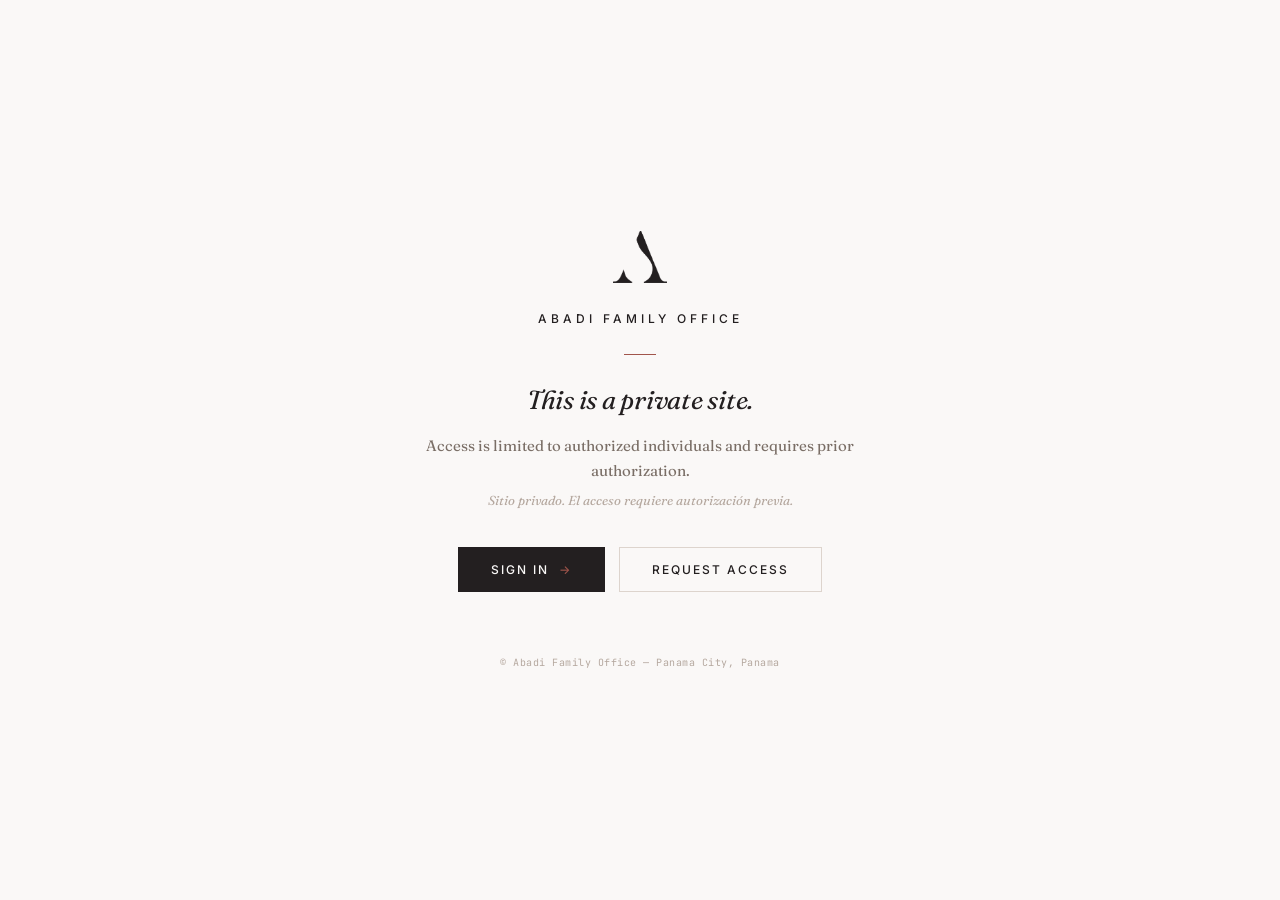
<file: landing/index.html>
<!DOCTYPE html>
<html lang="en">
<head>
  <meta charset="UTF-8">
  <meta name="viewport" content="width=device-width, initial-scale=1.0">
  <title>Abadi Family Office</title>
  <meta name="description" content="Abadi Family Office — private site.">
  <meta property="og:type" content="website">
  <meta property="og:title" content="Abadi Family Office">
  <meta property="og:url" content="https://abadi.me/">
  <link rel="icon" type="image/svg+xml" href="favicon.svg?v=3">
  <link rel="preconnect" href="https://fonts.googleapis.com">
  <link rel="preconnect" href="https://fonts.gstatic.com" crossorigin>
  <link href="https://fonts.googleapis.com/css2?family=Fraunces:ital,opsz,wght@0,9..144,400;1,9..144,400&family=Inter:wght@400;500&family=JetBrains+Mono:wght@400;500&display=swap" rel="stylesheet">
  <style>
    *, *::before, *::after { box-sizing: border-box; margin: 0; padding: 0; }

    :root {
      --abadi-black: #231F20;
      --abadi-clay: #A1554B;
      --sand-50: #FAF8F7;
      --sand-200: #EAE4E0;
      --sand-300: #DDD4CD;
      --sand-500: #B5A89F;
      --sand-700: #7A6E66;
      --font-display: "Fraunces", Georgia, serif;
      --font-sans: "Inter", -apple-system, sans-serif;
      --font-mono: "JetBrains Mono", monospace;
    }

    body {
      min-height: 100vh;
      display: flex;
      flex-direction: column;
      align-items: center;
      justify-content: center;
      gap: 0;
      background: var(--sand-50);
      color: var(--abadi-black);
      font-family: var(--font-display);
      -webkit-font-smoothing: antialiased;
      padding: 48px 24px;
      text-align: center;
    }

    .gate {
      max-width: 480px;
      display: flex;
      flex-direction: column;
      align-items: center;
    }

    .gate__submark { width: 56px; height: 52px; object-fit: contain; }

    .gate__name {
      margin-top: 28px;
      font-family: var(--font-sans);
      font-size: 12px;
      font-weight: 500;
      letter-spacing: 4px;
      color: var(--abadi-black);
    }

    .gate__divider {
      width: 32px;
      height: 1px;
      background: var(--abadi-clay);
      border: none;
      margin: 28px 0;
    }

    .gate__title {
      font-size: 26px;
      font-style: italic;
      font-weight: 400;
      letter-spacing: -0.26px;
      line-height: 1.35;
    }

    .gate__text {
      margin-top: 16px;
      font-size: 15px;
      line-height: 1.65;
      color: var(--sand-700);
    }

    .gate__text--es {
      margin-top: 6px;
      font-size: 13px;
      font-style: italic;
      color: var(--sand-500);
    }

    .gate__actions {
      display: flex;
      gap: 14px;
      margin-top: 36px;
      flex-wrap: wrap;
      justify-content: center;
    }

    .gate__btn {
      display: inline-flex;
      align-items: center;
      gap: 10px;
      padding: 14px 32px;
      text-decoration: none;
      font-family: var(--font-sans);
      font-size: 12px;
      font-weight: 500;
      letter-spacing: 2px;
      cursor: pointer;
      transition: background 0.2s ease, border-color 0.2s ease;
    }

    .gate__btn--primary {
      background: var(--abadi-black);
      color: var(--sand-50);
      border: 1px solid var(--abadi-black);
    }

    .gate__btn--primary:hover { background: #3E3530; }
    .gate__btn--primary .arrow { color: var(--abadi-clay); }

    .gate__btn--secondary {
      background: transparent;
      color: var(--abadi-black);
      border: 1px solid var(--sand-300);
    }

    .gate__btn--secondary:hover { border-color: var(--sand-700); }
    .gate__btn--secondary[aria-expanded="true"] { border-color: var(--abadi-black); }

    .request {
      margin-top: 48px;
      padding-top: 40px;
      border-top: 1px solid var(--sand-200);
      width: 100%;
    }

    .request__form {
      margin-top: 0;
      display: flex;
      flex-direction: column;
      gap: 18px;
      text-align: left;
    }

    .request__row { display: flex; gap: 18px; }
    .request__row > div { flex: 1; }

    .request label {
      display: block;
      font-family: var(--font-sans);
      font-size: 10px;
      font-weight: 500;
      letter-spacing: 2px;
      color: var(--sand-500);
      margin-bottom: 8px;
    }

    .request input {
      width: 100%;
      border: none;
      border-bottom: 1px solid var(--sand-300);
      background: transparent;
      font-family: var(--font-display);
      font-size: 16px;
      color: var(--abadi-black);
      padding: 4px 0 10px;
      border-radius: 0;
      outline: none;
      transition: border-color 0.2s ease;
    }

    .request input:focus { border-bottom-color: var(--abadi-clay); }

    .request__submit-row {
      display: flex;
      justify-content: flex-end;
      margin-top: 4px;
    }

    .request__submit {
      display: inline-flex;
      align-items: center;
      gap: 8px;
      background: none;
      border: none;
      cursor: pointer;
      font-family: var(--font-display);
      font-size: 15px;
      font-style: italic;
      font-weight: 500;
      color: var(--abadi-black);
    }

    .request__submit .arrow { color: var(--abadi-clay); transition: transform 0.2s ease; }
    .request__submit:hover .arrow { transform: translateX(3px); }
    .request__submit:disabled { opacity: 0.5; cursor: default; }

    .request__done {
      margin-top: 24px;
      font-size: 15px;
      font-style: italic;
      line-height: 1.6;
      color: var(--sand-700);
    }

    .request__error {
      margin-top: 12px;
      font-family: var(--font-sans);
      font-size: 12px;
      color: var(--abadi-clay);
      display: none;
    }

    .gate__footer {
      margin-top: 64px;
      font-family: var(--font-mono);
      font-size: 10px;
      letter-spacing: 0.5px;
      color: var(--sand-500);
    }

    :focus-visible { outline: 2px solid var(--abadi-clay); outline-offset: 3px; }
    .request input:focus-visible { outline: none; }
  </style>
</head>
<body>

  <div class="gate">
    <img class="gate__submark" src="assets/submark.png" alt="Abadi Family Office">
    <div class="gate__name">ABADI FAMILY OFFICE</div>
    <hr class="gate__divider">

    <h1 class="gate__title">This is a private site.</h1>
    <p class="gate__text">Access is limited to authorized individuals and requires prior authorization.</p>
    <p class="gate__text gate__text--es">Sitio privado. El acceso requiere autorización previa.</p>

    <div class="gate__actions">
      <a class="gate__btn gate__btn--primary" href="https://office.abadi.me">SIGN IN <span class="arrow">→</span></a>
      <button class="gate__btn gate__btn--secondary" id="request-toggle" aria-expanded="false" aria-controls="request-panel">REQUEST ACCESS</button>
    </div>

    <div class="request" id="request-panel" hidden>
      <form class="request__form" id="request-form">
        <div class="request__row">
          <div>
            <label for="ra-first">FIRST NAME</label>
            <input id="ra-first" name="firstName" type="text" autocomplete="given-name" required>
          </div>
          <div>
            <label for="ra-last">LAST NAME</label>
            <input id="ra-last" name="lastName" type="text" autocomplete="family-name" required>
          </div>
        </div>
        <div>
          <label for="ra-email">EMAIL</label>
          <input id="ra-email" name="email" type="email" autocomplete="email" required>
        </div>
        <div class="request__submit-row">
          <button class="request__submit" type="submit">Submit <span class="arrow">→</span></button>
        </div>
        <p class="request__error" id="request-error">Something went wrong. Please try again.</p>
      </form>
    </div>

    <div class="gate__footer">&copy; Abadi Family Office &mdash; Panama City, Panama</div>
  </div>

  <script>
    const toggle = document.getElementById('request-toggle');
    const panel = document.getElementById('request-panel');
    toggle.addEventListener('click', () => {
      const open = panel.hidden;
      panel.hidden = !open;
      toggle.setAttribute('aria-expanded', open);
      if (open) panel.querySelector('input').focus();
    });

    const form = document.getElementById('request-form');
    const errorEl = document.getElementById('request-error');
    form.addEventListener('submit', async (e) => {
      e.preventDefault();
      errorEl.style.display = 'none';
      const btn = form.querySelector('.request__submit');
      btn.disabled = true;
      try {
        const res = await fetch('/api/request-access', {
          method: 'POST',
          headers: { 'Content-Type': 'application/json' },
          body: JSON.stringify(Object.fromEntries(new FormData(form)))
        });
        if (!res.ok) throw new Error();
        form.outerHTML = '<p class="request__done">Your request has been received.<br>You will be contacted if access is granted.</p>';
      } catch {
        btn.disabled = false;
        errorEl.style.display = 'block';
      }
    });
  </script>

</body>
</html>
</file>
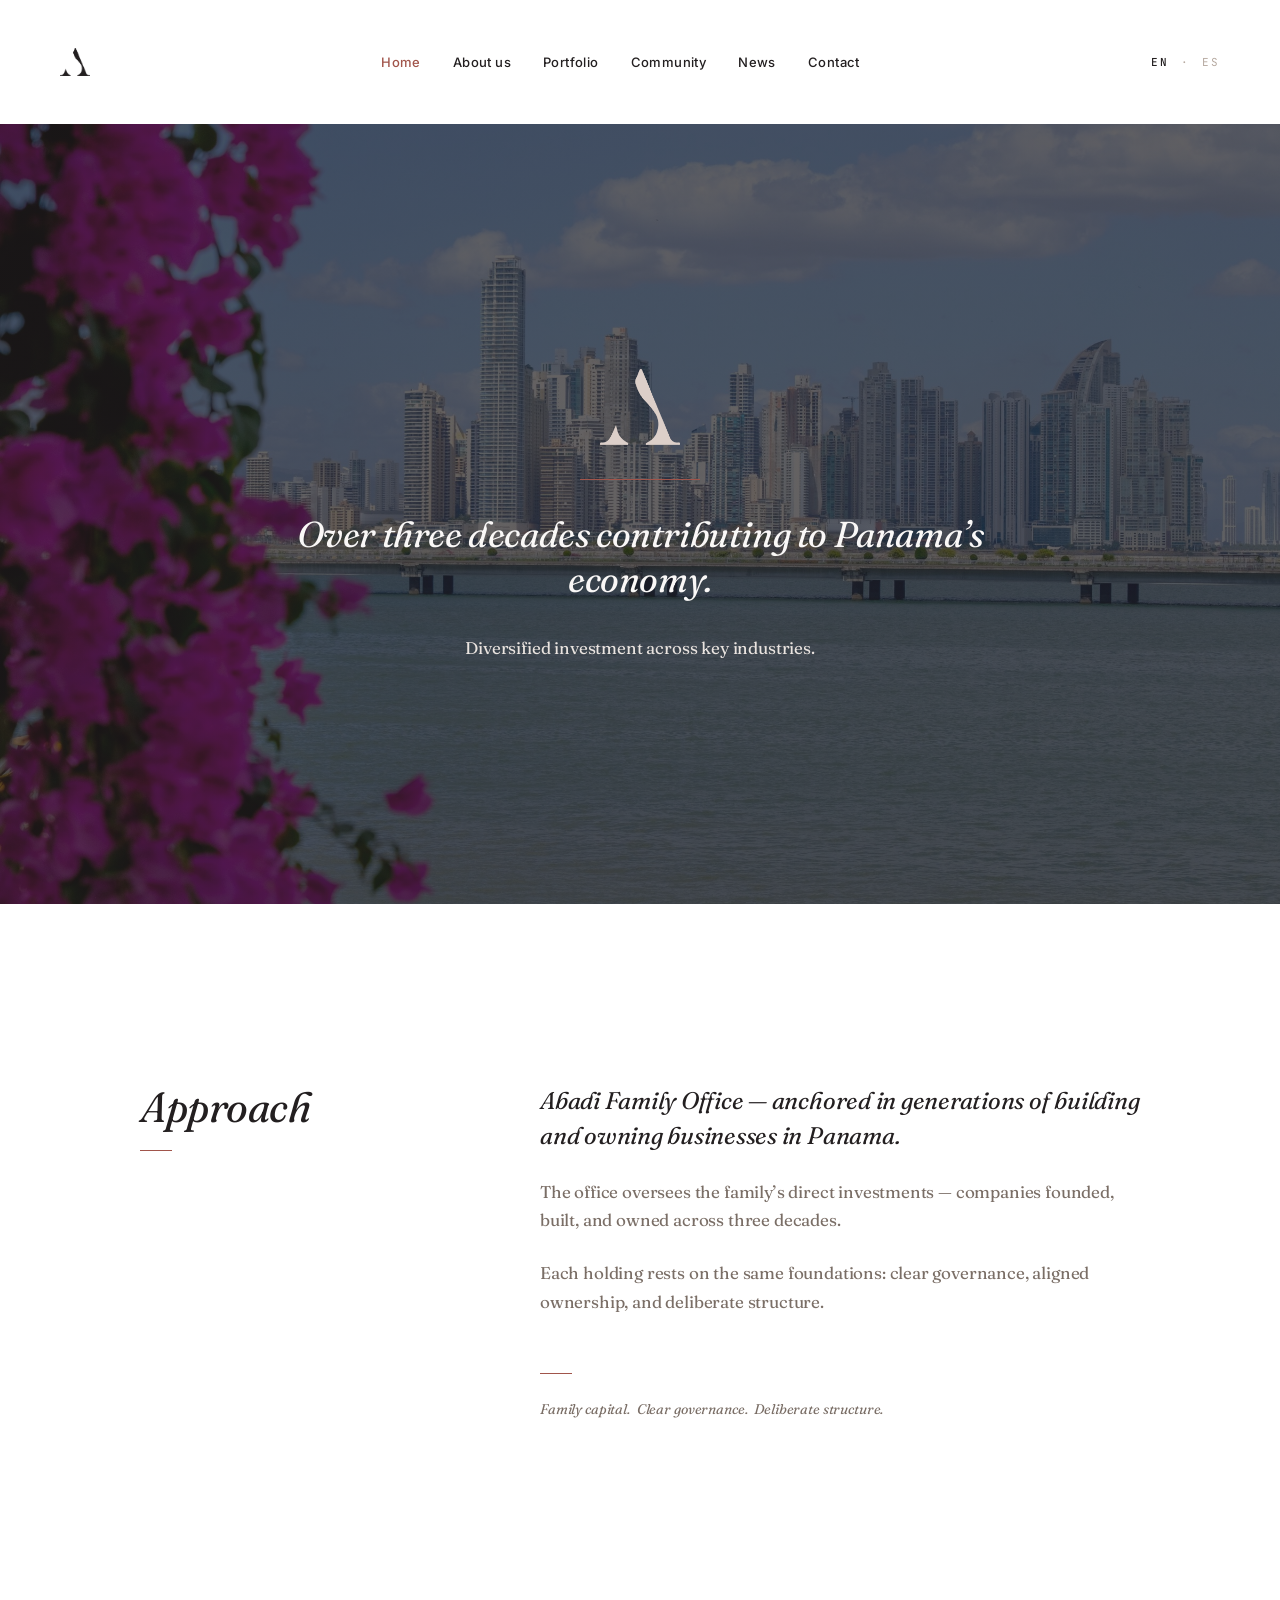
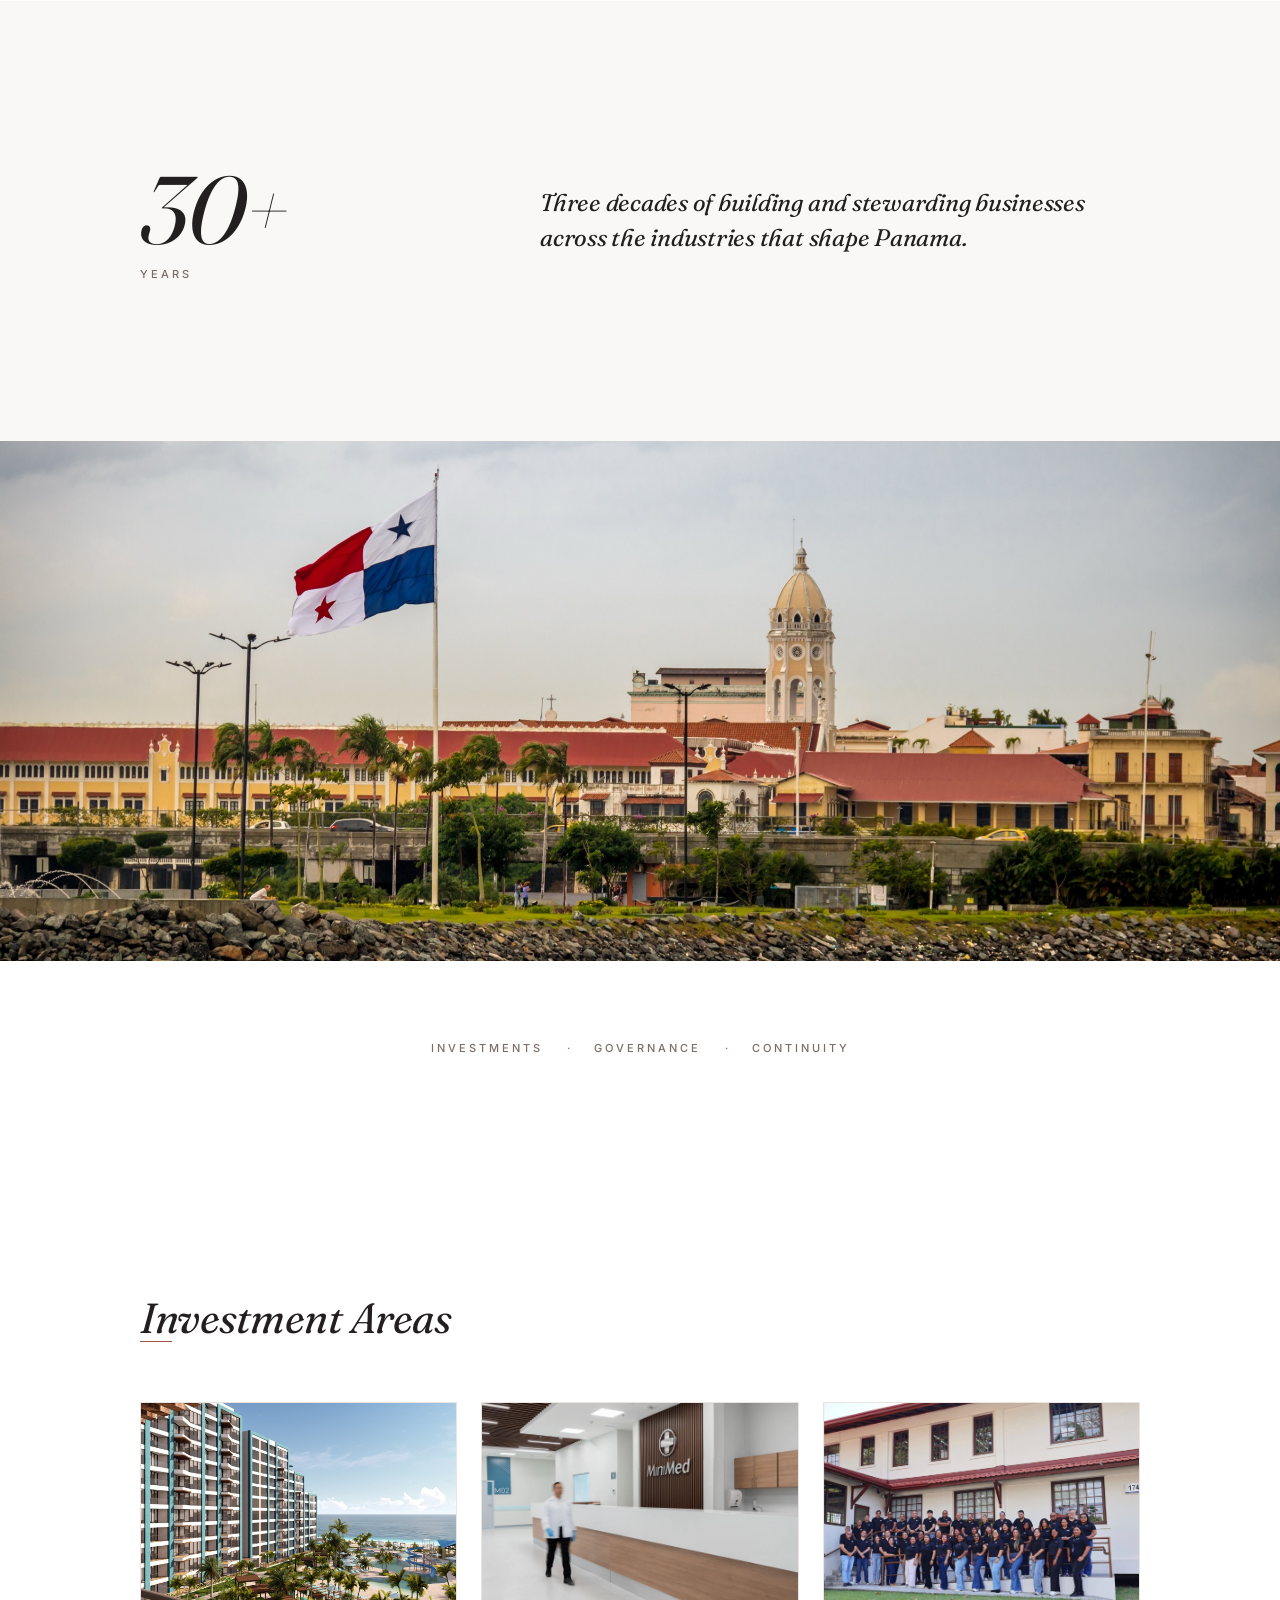
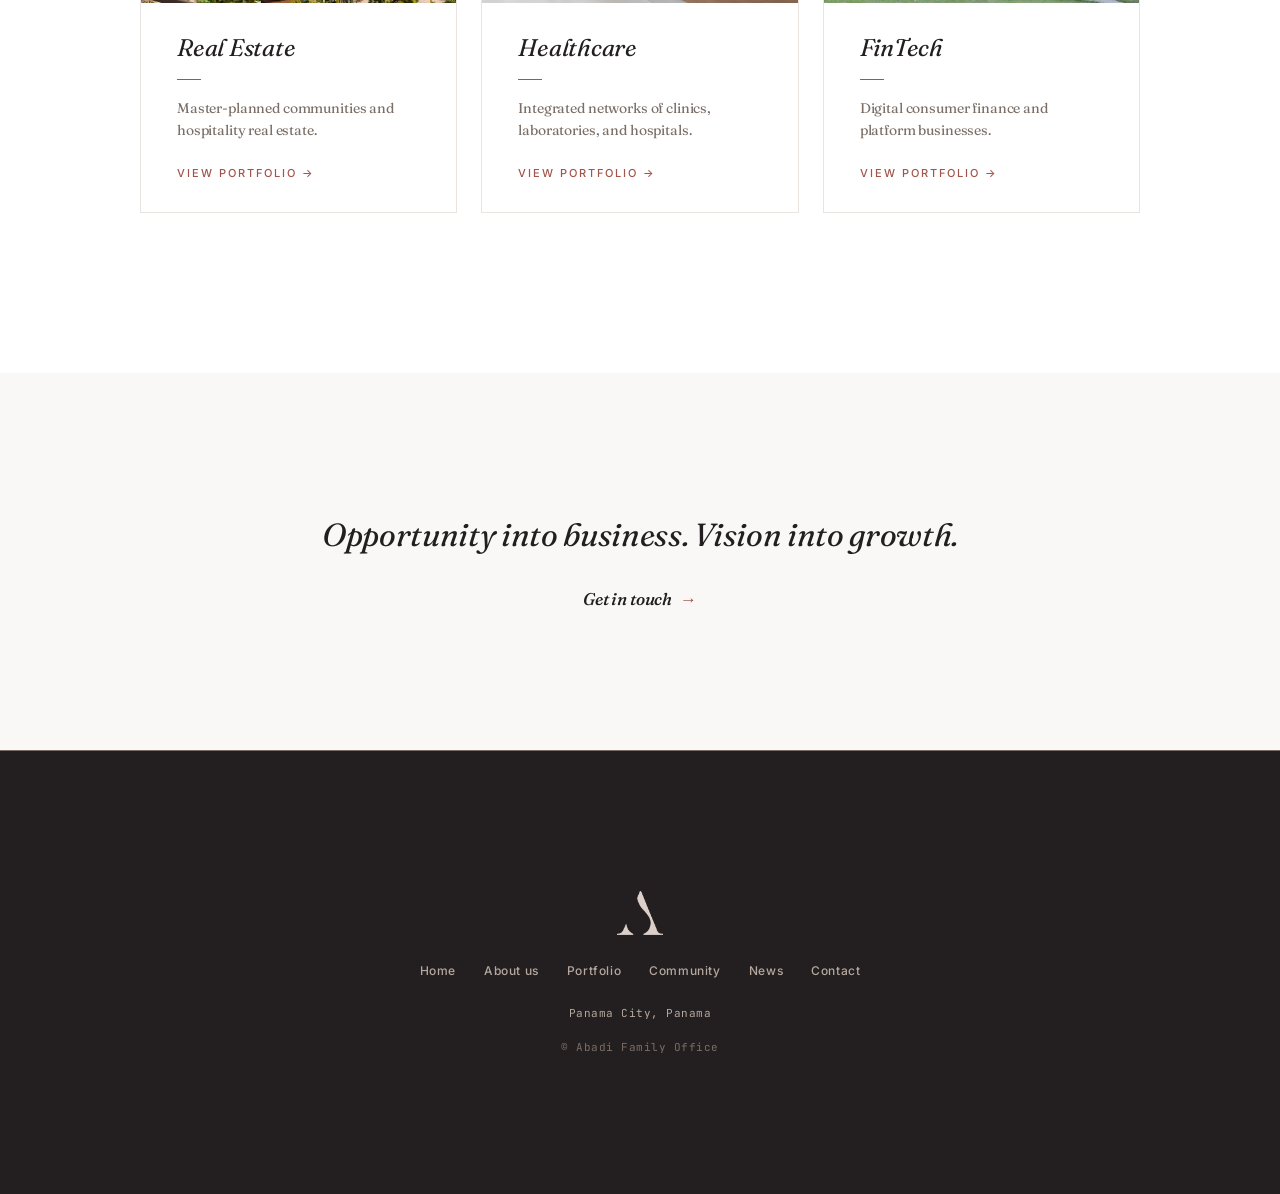
<file: site/index.html>
<!DOCTYPE html>
<html lang="en">
<head>
  <meta charset="UTF-8">
  <meta name="viewport" content="width=device-width, initial-scale=1.0">
  <title>Abadi Family Office</title>
  <meta name="description" content="Abadi Family Office — diversified investment across key industries in Panama.">
  <meta property="og:type" content="website">
  <meta property="og:title" content="Abadi Family Office">
  <meta property="og:url" content="https://abadi.me/">
  <link rel="icon" type="image/svg+xml" href="favicon.svg?v=3">
  <link rel="preconnect" href="https://fonts.googleapis.com">
  <link rel="preconnect" href="https://fonts.gstatic.com" crossorigin>
  <link href="https://fonts.googleapis.com/css2?family=Fraunces:ital,opsz,wght@0,9..144,400;0,9..144,500;1,9..144,400&family=Inter:wght@400;500&family=JetBrains+Mono:wght@400;500&display=swap" rel="stylesheet">
  <link rel="stylesheet" href="styles.css">
  <link rel="preload" as="image" href="assets/slideshow/skyline-bougainvillea.jpg">
</head>
<body>

  <header class="nav">
    <div class="nav__inner container">
      <a class="nav__logo" href="index.html" aria-label="Abadi Family Office — Home">
        <img src="assets/logo/submark.png" alt="Abadi Family Office">
      </a>
      <nav class="nav__links" aria-label="Main">
        <a class="nav__link" href="index.html" aria-current="page">Home</a>
        <a class="nav__link" href="about.html">About us</a>
        <a class="nav__link" href="portfolio.html">Portfolio</a>
        <a class="nav__link" href="community.html">Community</a>
        <a class="nav__link" href="news.html">News</a>
        <a class="nav__link" href="contact.html">Contact</a>
      </nav>
      <div class="nav__lang" aria-label="Language">
        <span class="nav__lang-active">EN</span>
        <span class="nav__lang-dot">·</span>
        <a class="nav__lang-alt" href="es/index.html" lang="es">ES</a>
      </div>
      <button class="nav__toggle" aria-label="Open menu" aria-expanded="false" aria-controls="mobile-menu">
        <svg width="22" height="22" viewBox="0 0 24 24" fill="none" stroke="currentColor" stroke-width="2" stroke-linecap="round">
          <line x1="4" y1="6" x2="20" y2="6"/>
          <line x1="4" y1="12" x2="20" y2="12"/>
          <line x1="4" y1="18" x2="20" y2="18"/>
        </svg>
      </button>
    </div>
  </header>

  <nav class="mobile-menu" id="mobile-menu" aria-label="Mobile">
    <a href="index.html" aria-current="page">Home</a>
    <a href="about.html">About us</a>
    <a href="portfolio.html">Portfolio</a>
    <a href="community.html">Community</a>
    <a href="news.html">News</a>
    <a href="contact.html">Contact</a>
    <a class="mobile-menu__lang" href="es/index.html" lang="es">Español →</a>
  </nav>

  <main>

    <section class="hero">
      <img class="hero__submark" src="assets/logo/submark-light.png" alt="">
      <div class="hero__divider"></div>
      <h1 class="hero__title">Over three decades contributing to Panama&rsquo;s economy.</h1>
      <p class="hero__sub">Diversified investment across key industries.</p>
    </section>

    <section class="section section--split approach">
      <div class="container">
        <div class="section__label-col">
          <h2 class="section__heading">Approach</h2>
          <hr class="divider">
        </div>
        <div class="section__body-col">
          <p class="approach__lead">Abadi Family Office &mdash; anchored in generations of building and owning businesses in Panama.</p>
          <p class="approach__text">The office oversees the family&rsquo;s direct investments &mdash; companies founded, built, and owned across three decades.</p>
          <p class="approach__text">Each holding rests on the same foundations: clear governance, aligned ownership, and deliberate structure.</p>
          <div class="approach__spacer"></div>
          <hr class="divider">
          <p class="approach__tagline">Family capital.&ensp;Clear governance.&ensp;Deliberate structure.</p>
        </div>
      </div>
    </section>

    <section class="section section--split track-record">
      <div class="container">
        <div class="section__label-col">
          <div class="track-record__number">30+</div>
          <div class="track-record__label">YEARS</div>
        </div>
        <div class="section__body-col">
          <p class="track-record__lead">Three decades of building and stewarding businesses across the industries that shape Panama.</p>
        </div>
      </div>
    </section>

    <div class="editorial" role="img" aria-label="Casco Antiguo, Panama City"></div>

    <section class="disciplines">
      <span class="disciplines__item">INVESTMENTS</span>
      <span class="disciplines__dot">·</span>
      <span class="disciplines__item">GOVERNANCE</span>
      <span class="disciplines__dot">·</span>
      <span class="disciplines__item">CONTINUITY</span>
    </section>

    <section class="section areas">
      <div class="container">
        <div>
          <h2 class="section__heading">Investment Areas</h2>
          <hr class="divider">
        </div>
        <div class="areas__grid">
          <a class="card" href="portfolio.html#real-estate">
            <div class="card__photo" style="background-image: url('assets/portfolio/margaritaville-photo-2.jpg')"></div>
            <div class="card__body">
              <h3 class="card__title">Real Estate</h3>
              <hr class="divider divider--sm">
              <p class="card__desc">Master-planned communities and hospitality real estate.</p>
              <span class="card__cta">VIEW PORTFOLIO <span class="arrow">→</span></span>
            </div>
          </a>
          <a class="card" href="portfolio.html#healthcare">
            <div class="card__photo" style="background-image: url('assets/portfolio/minimed-photo-3.webp')"></div>
            <div class="card__body">
              <h3 class="card__title">Healthcare</h3>
              <hr class="divider divider--sm">
              <p class="card__desc">Integrated networks of clinics, laboratories, and hospitals.</p>
              <span class="card__cta">VIEW PORTFOLIO <span class="arrow">→</span></span>
            </div>
          </a>
          <a class="card" href="portfolio.html#fintech">
            <div class="card__photo" style="background-image: url('assets/portfolio/tafi-photo-1.jpg')"></div>
            <div class="card__body">
              <h3 class="card__title">FinTech</h3>
              <hr class="divider divider--sm">
              <p class="card__desc">Digital consumer finance and platform businesses.</p>
              <span class="card__cta">VIEW PORTFOLIO <span class="arrow">→</span></span>
            </div>
          </a>
        </div>
      </div>
    </section>

    <section class="vision">
      <p class="vision__quote">Opportunity into business. Vision into growth.</p>
      <a class="vision__cta" href="contact.html">Get in touch <span class="arrow">→</span></a>
    </section>

  </main>

  <footer class="footer">
    <div class="footer__inner">
      <img class="footer__submark" src="assets/logo/submark-light.png" alt="">
      <nav class="footer__nav" aria-label="Footer">
        <a href="index.html">Home</a>
        <a href="about.html">About us</a>
        <a href="portfolio.html">Portfolio</a>
        <a href="community.html">Community</a>
        <a href="news.html">News</a>
        <a href="contact.html">Contact</a>
      </nav>
      <div class="footer__location">Panama City, Panama</div>
      <div class="footer__copy">&copy; Abadi Family Office</div>
    </div>
  </footer>

  <script src="main.js"></script>

</body>
</html>
</file>
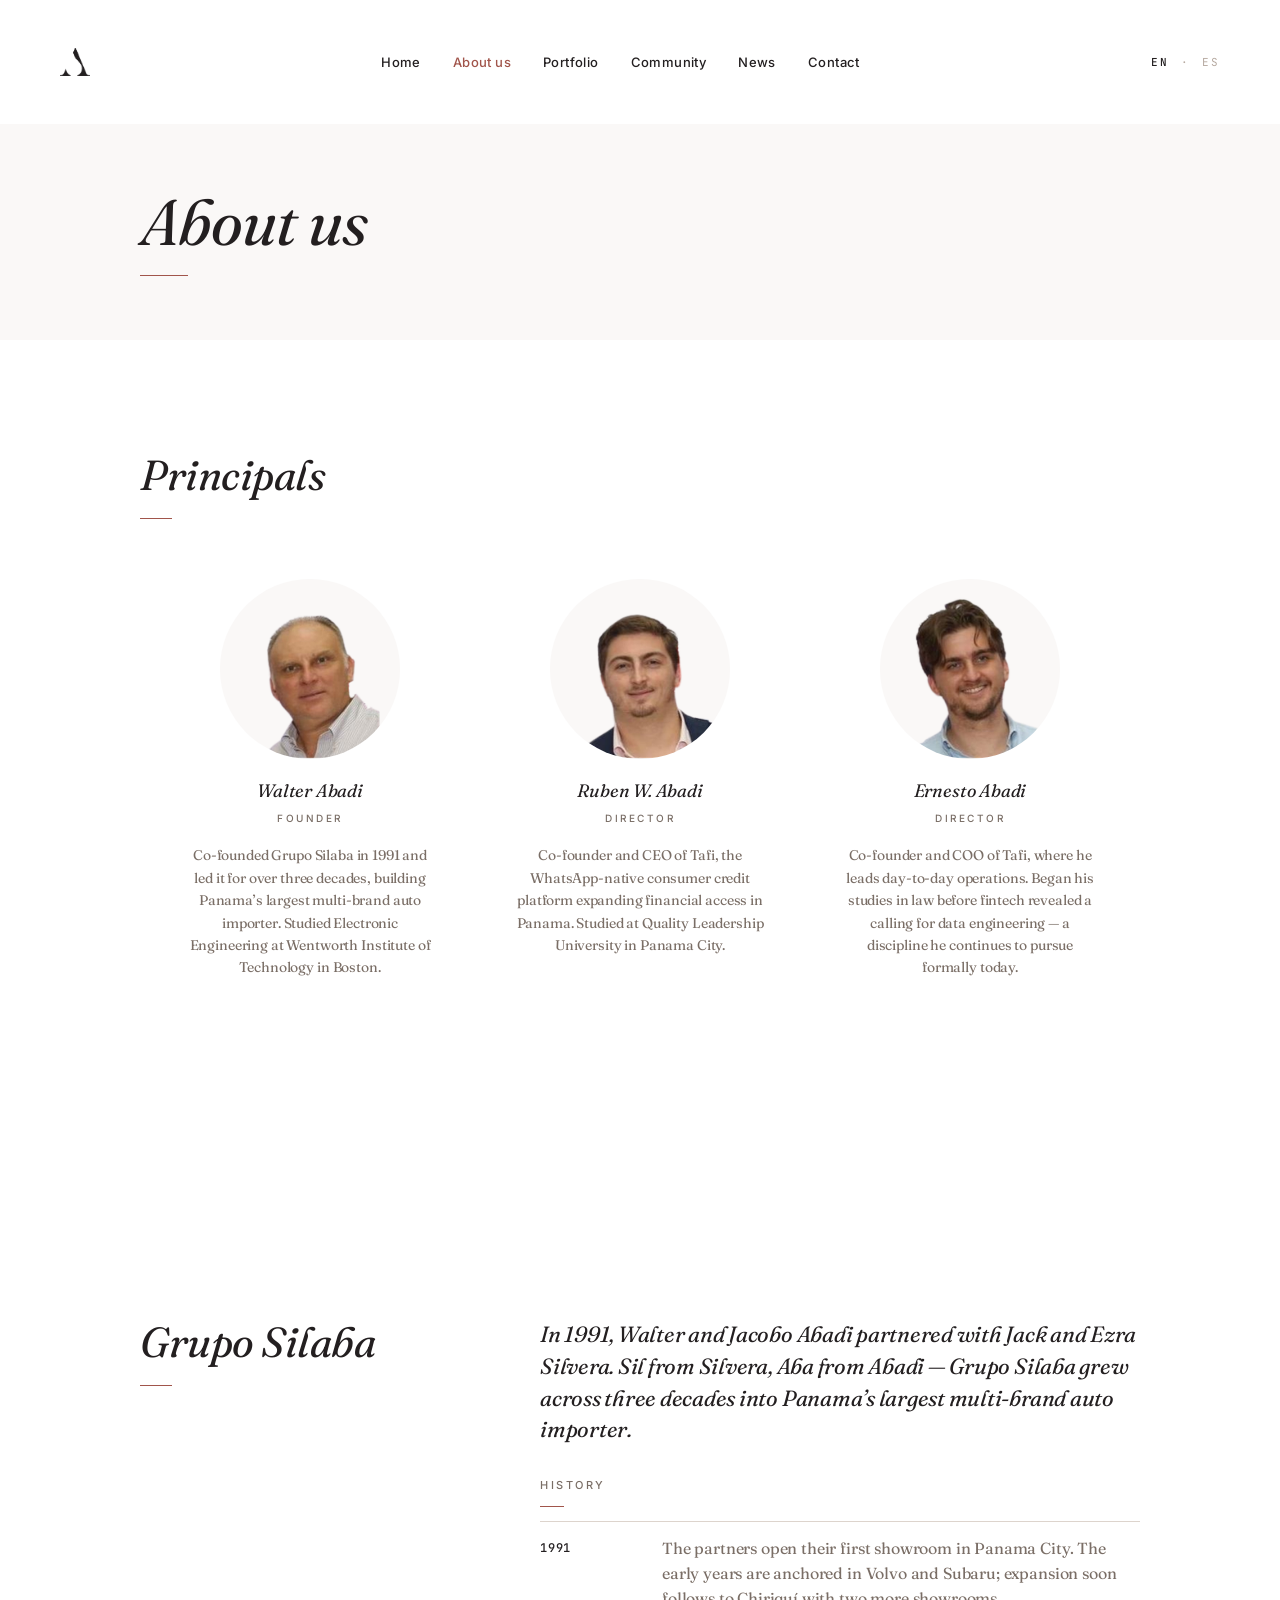
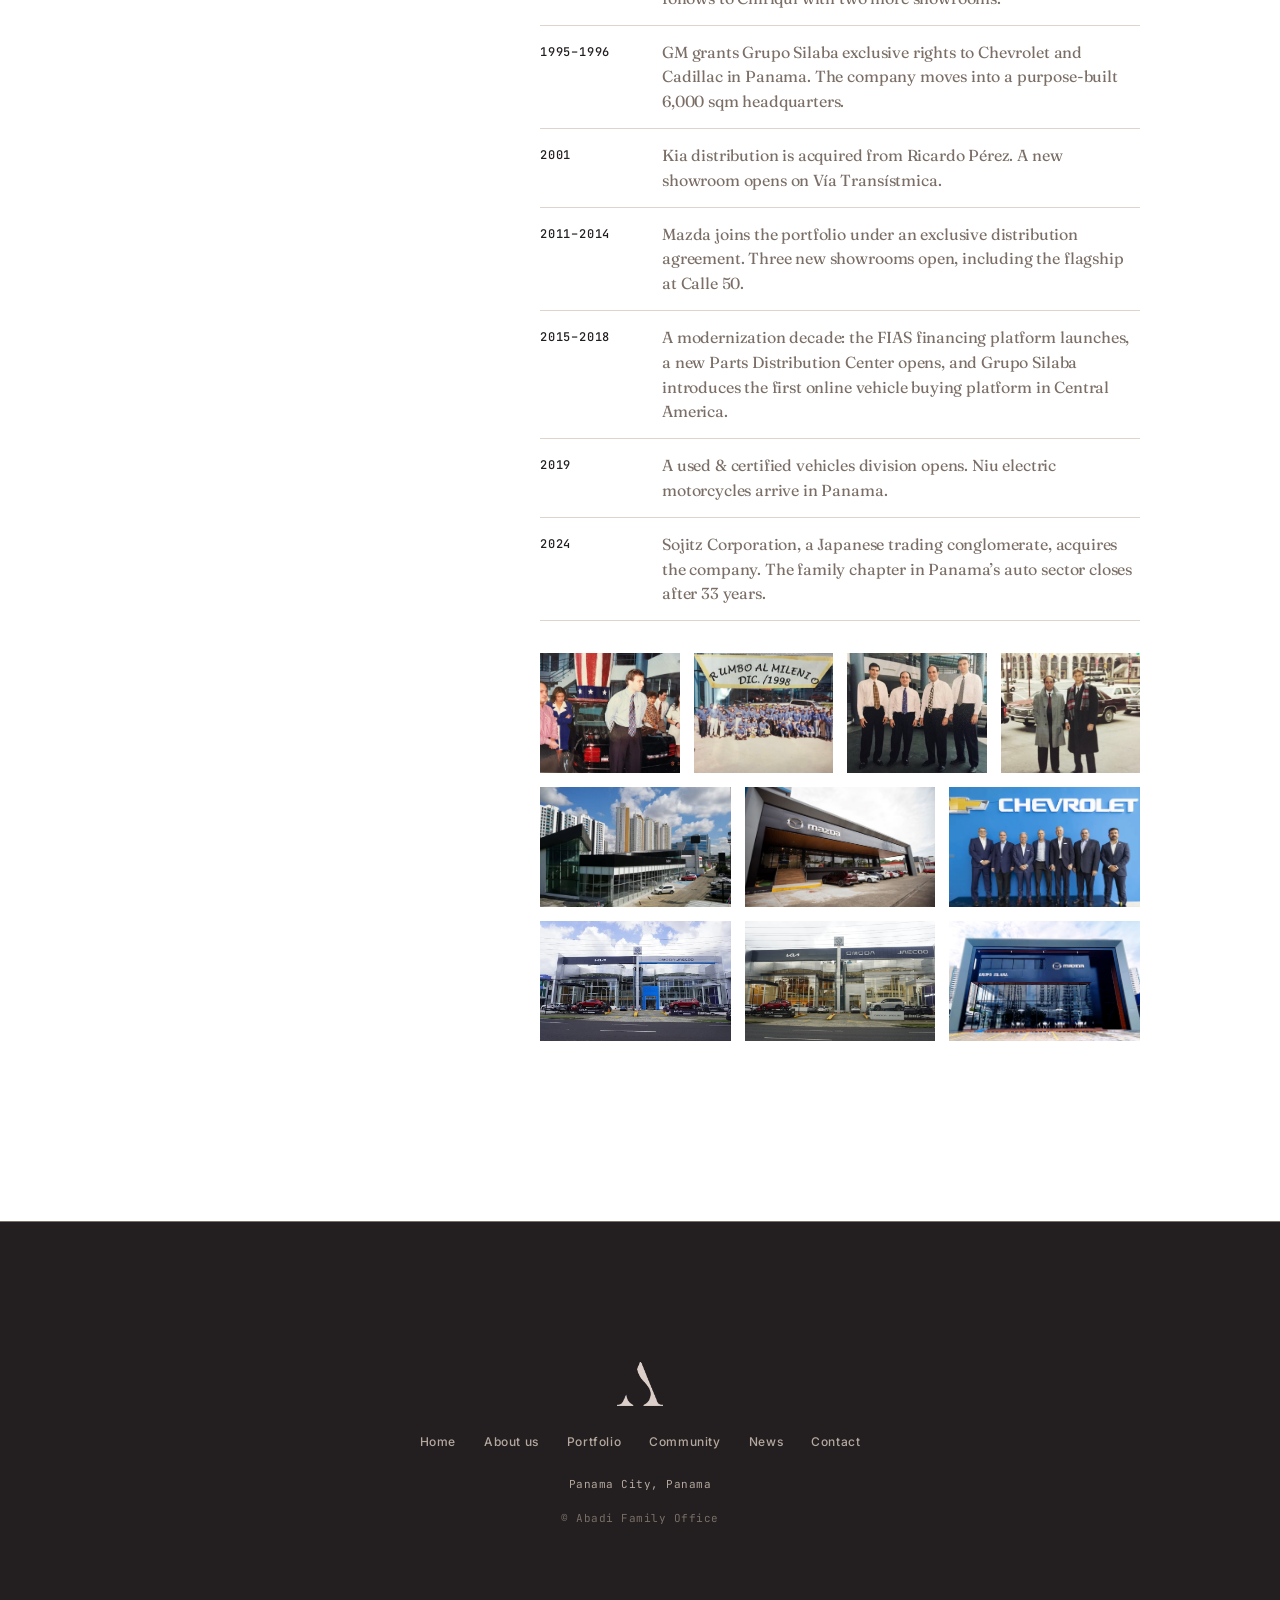
<file: site/about.html>
<!DOCTYPE html>
<html lang="en">
<head>
  <meta charset="UTF-8">
  <meta name="viewport" content="width=device-width, initial-scale=1.0">
  <title>About us — Abadi Family Office</title>
  <meta name="description" content="The principals and history of Abadi Family Office.">
  <link rel="icon" type="image/svg+xml" href="favicon.svg?v=3">
  <link rel="preconnect" href="https://fonts.googleapis.com">
  <link rel="preconnect" href="https://fonts.gstatic.com" crossorigin>
  <link href="https://fonts.googleapis.com/css2?family=Fraunces:ital,opsz,wght@0,9..144,400;0,9..144,500;1,9..144,400&family=Inter:wght@400;500&family=JetBrains+Mono:wght@400;500&display=swap" rel="stylesheet">
  <link rel="stylesheet" href="styles.css">
</head>
<body>

  <header class="nav">
    <div class="nav__inner container">
      <a class="nav__logo" href="index.html" aria-label="Abadi Family Office — Home">
        <img src="assets/logo/submark.png" alt="Abadi Family Office">
      </a>
      <nav class="nav__links" aria-label="Main">
        <a class="nav__link" href="index.html">Home</a>
        <a class="nav__link" href="about.html" aria-current="page">About us</a>
        <a class="nav__link" href="portfolio.html">Portfolio</a>
        <a class="nav__link" href="community.html">Community</a>
        <a class="nav__link" href="news.html">News</a>
        <a class="nav__link" href="contact.html">Contact</a>
      </nav>
      <div class="nav__lang" aria-label="Language">
        <span class="nav__lang-active">EN</span>
        <span class="nav__lang-dot">·</span>
        <a class="nav__lang-alt" href="es/about.html" lang="es">ES</a>
      </div>
      <button class="nav__toggle" aria-label="Open menu" aria-expanded="false" aria-controls="mobile-menu">
        <svg width="22" height="22" viewBox="0 0 24 24" fill="none" stroke="currentColor" stroke-width="2" stroke-linecap="round">
          <line x1="4" y1="6" x2="20" y2="6"/>
          <line x1="4" y1="12" x2="20" y2="12"/>
          <line x1="4" y1="18" x2="20" y2="18"/>
        </svg>
      </button>
    </div>
  </header>

  <nav class="mobile-menu" id="mobile-menu" aria-label="Mobile">
    <a href="index.html">Home</a>
    <a href="about.html" aria-current="page">About us</a>
    <a href="portfolio.html">Portfolio</a>
    <a href="community.html">Community</a>
    <a href="news.html">News</a>
    <a href="contact.html">Contact</a>
    <a class="mobile-menu__lang" href="es/about.html" lang="es">Español →</a>
  </nav>

  <main>

    <section class="page-header">
      <div class="container">
        <h1 class="page-header__title">About us</h1>
        <hr class="divider">
      </div>
    </section>

    <section class="section">
      <div class="container">
        <h2 class="section__heading">Principals</h2>
        <hr class="divider" style="margin-top: 20px">
        <div class="principals__row">
          <div class="principal">
            <img class="principal__photo" src="assets/principals/walter-v5.png" alt="Walter Abadi">
            <span class="principal__name">Walter Abadi</span>
            <span class="principal__role">FOUNDER</span>
            <p class="principal__bio">Co-founded Grupo Silaba in 1991 and led it for over three decades, building Panama&rsquo;s largest multi-brand auto importer. Studied Electronic Engineering at Wentworth Institute of Technology in Boston.</p>
          </div>
          <div class="principal">
            <img class="principal__photo" src="assets/principals/ruben-v5.png" alt="Ruben W. Abadi">
            <span class="principal__name">Ruben W. Abadi</span>
            <span class="principal__role">DIRECTOR</span>
            <p class="principal__bio">Co-founder and CEO of Tafi, the WhatsApp-native consumer credit platform expanding financial access in Panama. Studied at Quality Leadership University in Panama City.</p>
          </div>
          <div class="principal">
            <img class="principal__photo" src="assets/principals/ernesto-v5.png" alt="Ernesto Abadi">
            <span class="principal__name">Ernesto Abadi</span>
            <span class="principal__role">DIRECTOR</span>
            <p class="principal__bio">Co-founder and COO of Tafi, where he leads day-to-day operations. Began his studies in law before fintech revealed a calling for data engineering &mdash; a discipline he continues to pursue formally today.</p>
          </div>
        </div>
      </div>
    </section>

    <section class="section section--split approach">
      <div class="container">
        <div class="section__label-col">
          <h2 class="section__heading">Grupo Silaba</h2>
          <hr class="divider">
        </div>
        <div class="section__body-col" style="gap: 32px">
          <p class="approach__lead" style="font-size: 22px">In 1991, Walter and Jacobo Abadi partnered with Jack and Ezra Silvera. Sil from Silvera, Aba from Abadi &mdash; Grupo Silaba grew across three decades into Panama&rsquo;s largest multi-brand auto importer.</p>

          <div>
            <div class="label">HISTORY</div>
            <hr class="divider divider--sm" style="margin-top: 14px">
            <div class="timeline">
              <div class="timeline__row">
                <div class="timeline__year">1991</div>
                <p class="timeline__text">The partners open their first showroom in Panama City. The early years are anchored in Volvo and Subaru; expansion soon follows to Chiriquí with two more showrooms.</p>
              </div>
              <div class="timeline__row">
                <div class="timeline__year">1995&ndash;1996</div>
                <p class="timeline__text">GM grants Grupo Silaba exclusive rights to Chevrolet and Cadillac in Panama. The company moves into a purpose-built 6,000 sqm headquarters.</p>
              </div>
              <div class="timeline__row">
                <div class="timeline__year">2001</div>
                <p class="timeline__text">Kia distribution is acquired from Ricardo Pérez. A new showroom opens on Vía Transístmica.</p>
              </div>
              <div class="timeline__row">
                <div class="timeline__year">2011&ndash;2014</div>
                <p class="timeline__text">Mazda joins the portfolio under an exclusive distribution agreement. Three new showrooms open, including the flagship at Calle 50.</p>
              </div>
              <div class="timeline__row">
                <div class="timeline__year">2015&ndash;2018</div>
                <p class="timeline__text">A modernization decade: the FIAS financing platform launches, a new Parts Distribution Center opens, and Grupo Silaba introduces the first online vehicle buying platform in Central America.</p>
              </div>
              <div class="timeline__row">
                <div class="timeline__year">2019</div>
                <p class="timeline__text">A used &amp; certified vehicles division opens. Niu electric motorcycles arrive in Panama.</p>
              </div>
              <div class="timeline__row">
                <div class="timeline__year">2024</div>
                <p class="timeline__text">Sojitz Corporation, a Japanese trading conglomerate, acquires the company. The family chapter in Panama&rsquo;s auto sector closes after 33 years.</p>
              </div>
            </div>
          </div>

          <div>
            <div class="photo-row photo-row--tight">
              <div style="height: 120px; background-image: url('assets/portfolio/silaba-archive-1.jpg')"></div>
              <div style="height: 120px; background-image: url('assets/portfolio/silaba-archive-2.jpg')"></div>
              <div style="height: 120px; background-image: url('assets/portfolio/silaba-archive-3.jpg')"></div>
              <div style="height: 120px; background-image: url('assets/portfolio/silaba-archive-4.jpg')"></div>
            </div>
            <div class="photo-row photo-row--tight">
              <div style="height: 120px; background-image: url('assets/portfolio/silaba-kia.jpeg')"></div>
              <div style="height: 120px; background-image: url('assets/portfolio/silaba-mazda.jpg')"></div>
              <div style="height: 120px; background-image: url('assets/portfolio/silaba-chevrolet.webp')"></div>
            </div>
            <div class="photo-row photo-row--tight">
              <div style="height: 120px; background-image: url('assets/portfolio/silaba-calle50-1.webp')"></div>
              <div style="height: 120px; background-image: url('assets/portfolio/silaba-calle50-2.webp')"></div>
              <div style="height: 120px; background-image: url('assets/portfolio/silaba-showroom-2.webp')"></div>
            </div>
          </div>
        </div>
      </div>
    </section>

  </main>

  <footer class="footer">
    <div class="footer__inner">
      <img class="footer__submark" src="assets/logo/submark-light.png" alt="">
      <nav class="footer__nav" aria-label="Footer">
        <a href="index.html">Home</a>
        <a href="about.html">About us</a>
        <a href="portfolio.html">Portfolio</a>
        <a href="community.html">Community</a>
        <a href="news.html">News</a>
        <a href="contact.html">Contact</a>
      </nav>
      <div class="footer__location">Panama City, Panama</div>
      <div class="footer__copy">&copy; Abadi Family Office</div>
    </div>
  </footer>

  <script src="main.js"></script>

</body>
</html>
</file>
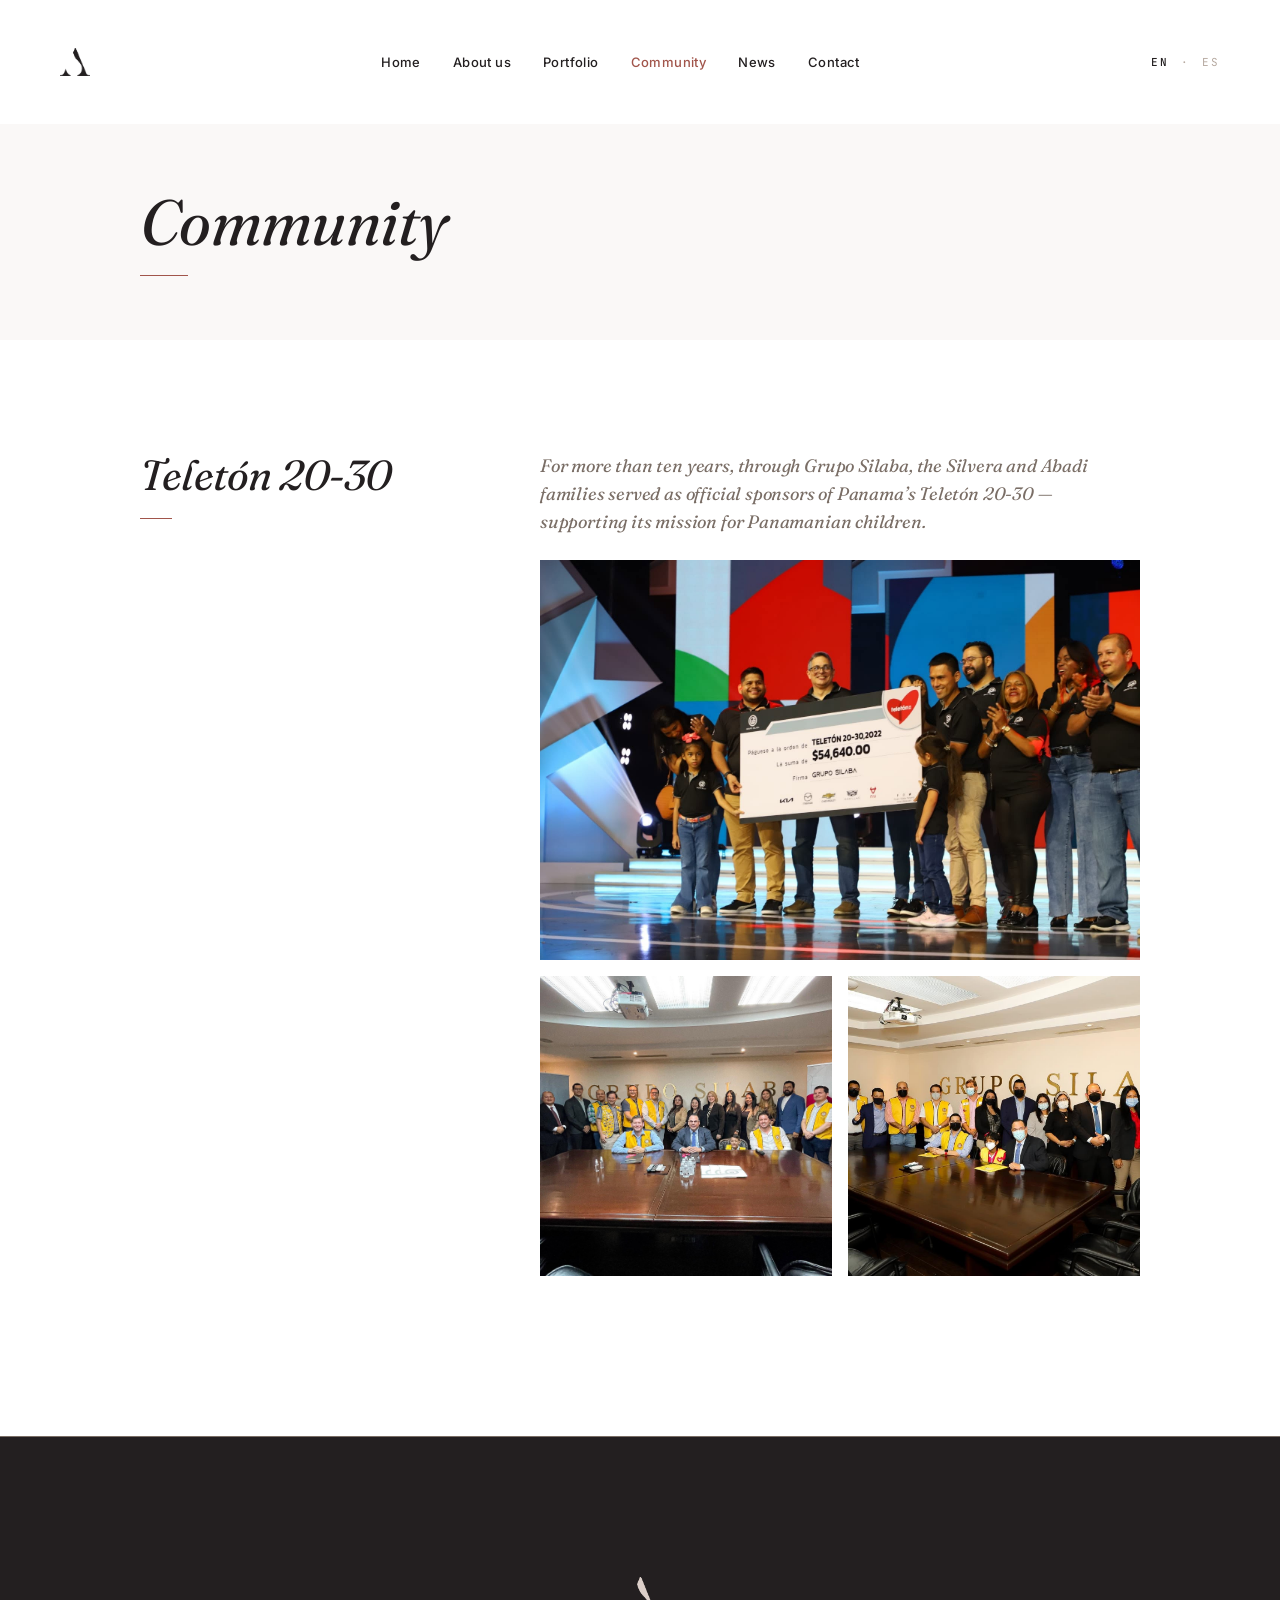
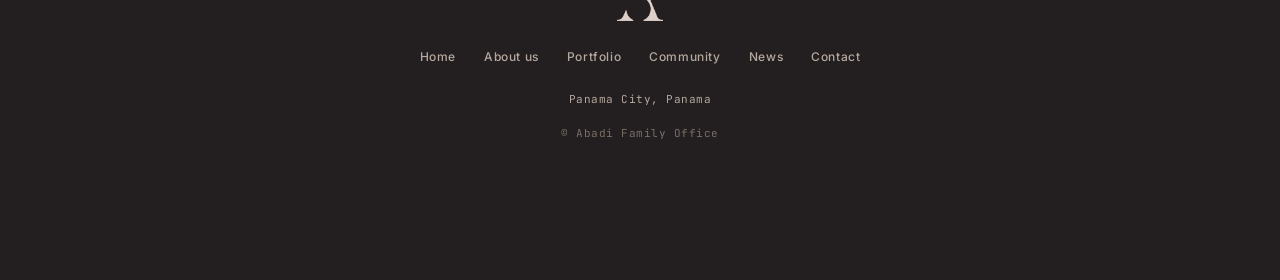
<file: site/community.html>
<!DOCTYPE html>
<html lang="en">
<head>
  <meta charset="UTF-8">
  <meta name="viewport" content="width=device-width, initial-scale=1.0">
  <title>Community — Abadi Family Office</title>
  <meta name="description" content="Community initiatives of Abadi Family Office.">
  <link rel="icon" type="image/svg+xml" href="favicon.svg?v=3">
  <link rel="preconnect" href="https://fonts.googleapis.com">
  <link rel="preconnect" href="https://fonts.gstatic.com" crossorigin>
  <link href="https://fonts.googleapis.com/css2?family=Fraunces:ital,opsz,wght@0,9..144,400;0,9..144,500;1,9..144,400&family=Inter:wght@400;500&family=JetBrains+Mono:wght@400;500&display=swap" rel="stylesheet">
  <link rel="stylesheet" href="styles.css">
</head>
<body>

  <header class="nav">
    <div class="nav__inner container">
      <a class="nav__logo" href="index.html" aria-label="Abadi Family Office — Home">
        <img src="assets/logo/submark.png" alt="Abadi Family Office">
      </a>
      <nav class="nav__links" aria-label="Main">
        <a class="nav__link" href="index.html">Home</a>
        <a class="nav__link" href="about.html">About us</a>
        <a class="nav__link" href="portfolio.html">Portfolio</a>
        <a class="nav__link" href="community.html" aria-current="page">Community</a>
        <a class="nav__link" href="news.html">News</a>
        <a class="nav__link" href="contact.html">Contact</a>
      </nav>
      <div class="nav__lang" aria-label="Language">
        <span class="nav__lang-active">EN</span>
        <span class="nav__lang-dot">·</span>
        <a class="nav__lang-alt" href="es/community.html" lang="es">ES</a>
      </div>
      <button class="nav__toggle" aria-label="Open menu" aria-expanded="false" aria-controls="mobile-menu">
        <svg width="22" height="22" viewBox="0 0 24 24" fill="none" stroke="currentColor" stroke-width="2" stroke-linecap="round">
          <line x1="4" y1="6" x2="20" y2="6"/>
          <line x1="4" y1="12" x2="20" y2="12"/>
          <line x1="4" y1="18" x2="20" y2="18"/>
        </svg>
      </button>
    </div>
  </header>

  <nav class="mobile-menu" id="mobile-menu" aria-label="Mobile">
    <a href="index.html">Home</a>
    <a href="about.html">About us</a>
    <a href="portfolio.html">Portfolio</a>
    <a href="community.html" aria-current="page">Community</a>
    <a href="news.html">News</a>
    <a href="contact.html">Contact</a>
    <a class="mobile-menu__lang" href="es/community.html" lang="es">Español →</a>
  </nav>

  <main>

    <section class="page-header">
      <div class="container">
        <h1 class="page-header__title">Community</h1>
        <hr class="divider">
      </div>
    </section>

    <section class="section section--split">
      <div class="container">
        <div class="section__label-col">
          <h2 class="section__heading">Teletón 20-30</h2>
          <hr class="divider">
        </div>
        <div class="section__body-col">
          <p class="portfolio-lead">For more than ten years, through Grupo Silaba, the Silvera and Abadi families served as official sponsors of Panama&rsquo;s Teletón 20-30 &mdash; supporting its mission for Panamanian children.</p>
          <div>
            <div class="photo-row">
              <div style="height: 400px; background-image: url('assets/community/teleton-2.jpg')"></div>
            </div>
            <div class="photo-row">
              <div style="height: 300px; background-image: url('assets/community/teleton-1.jpg')"></div>
              <div style="height: 300px; background-image: url('assets/community/teleton-3.jpg')"></div>
            </div>
          </div>
        </div>
      </div>
    </section>

  </main>

  <footer class="footer">
    <div class="footer__inner">
      <img class="footer__submark" src="assets/logo/submark-light.png" alt="">
      <nav class="footer__nav" aria-label="Footer">
        <a href="index.html">Home</a>
        <a href="about.html">About us</a>
        <a href="portfolio.html">Portfolio</a>
        <a href="community.html">Community</a>
        <a href="news.html">News</a>
        <a href="contact.html">Contact</a>
      </nav>
      <div class="footer__location">Panama City, Panama</div>
      <div class="footer__copy">&copy; Abadi Family Office</div>
    </div>
  </footer>

  <script src="main.js"></script>

</body>
</html>
</file>
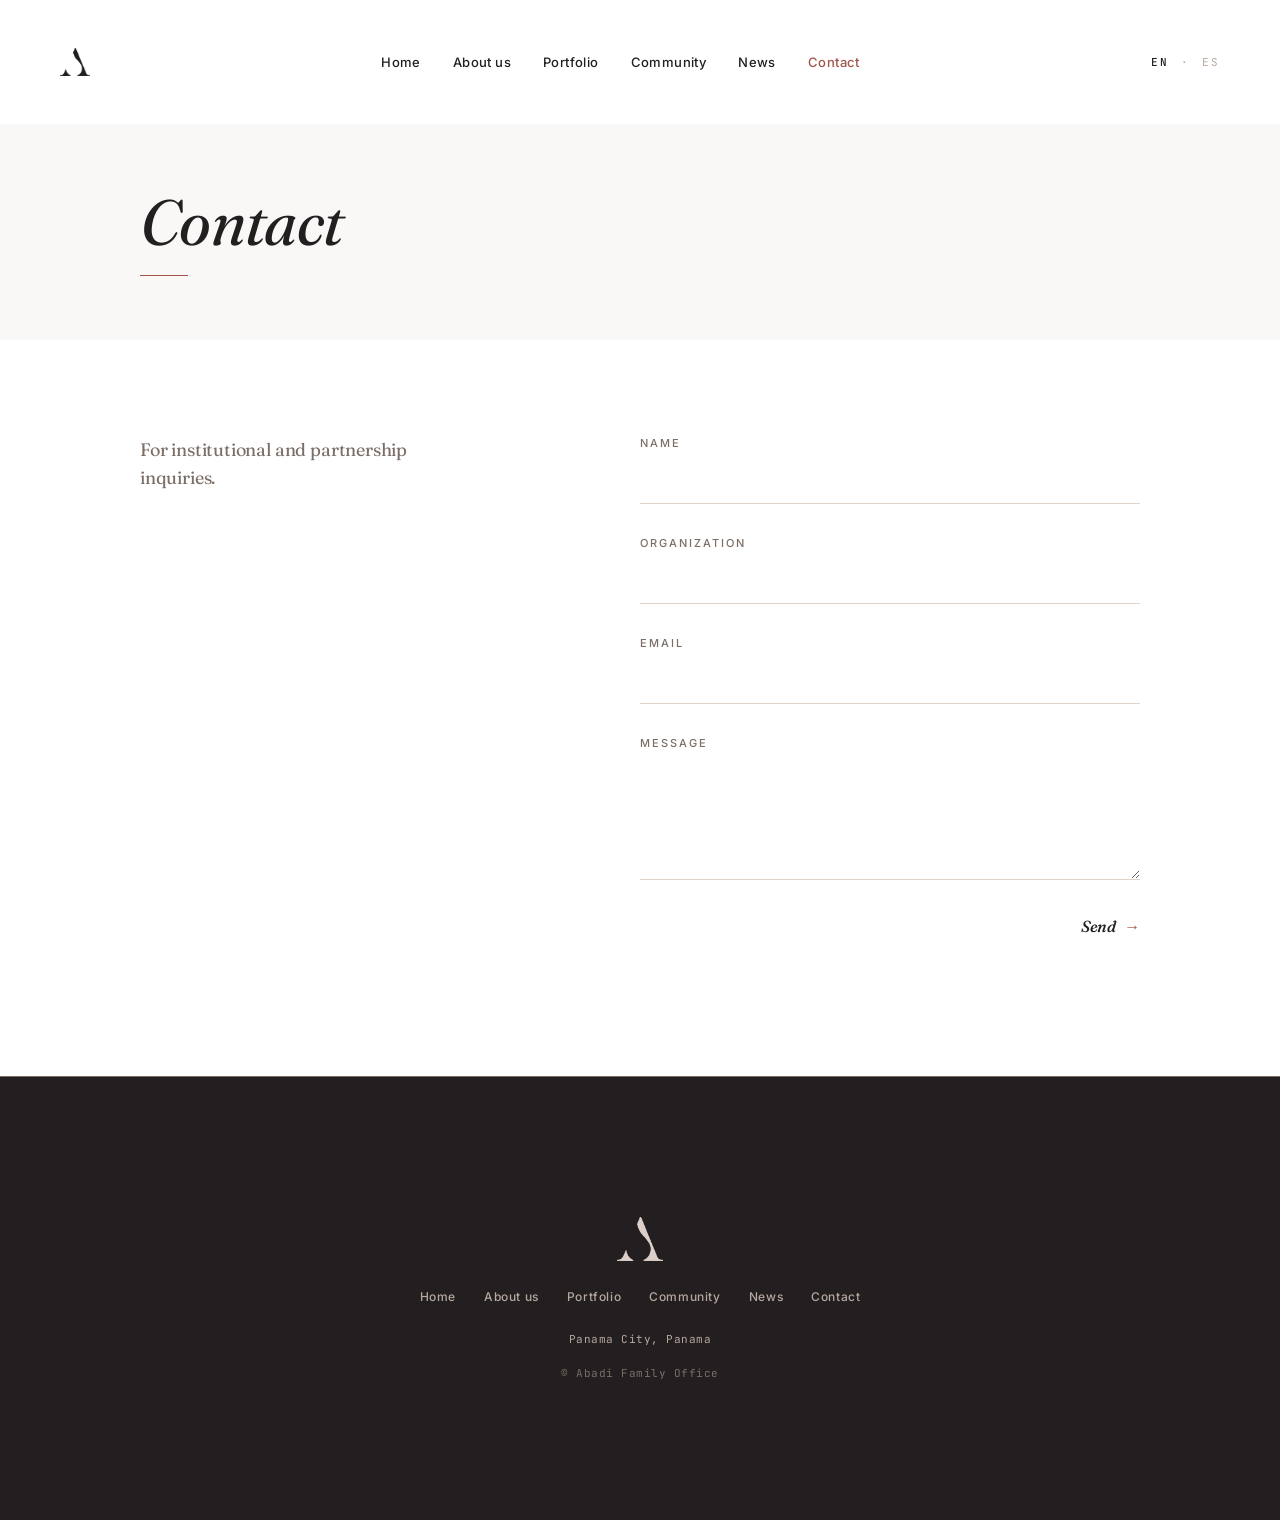
<file: site/contact.html>
<!DOCTYPE html>
<html lang="en">
<head>
  <meta charset="UTF-8">
  <meta name="viewport" content="width=device-width, initial-scale=1.0">
  <title>Contact — Abadi Family Office</title>
  <meta name="description" content="Contact Abadi Family Office.">
  <link rel="icon" type="image/svg+xml" href="favicon.svg?v=3">
  <link rel="preconnect" href="https://fonts.googleapis.com">
  <link rel="preconnect" href="https://fonts.gstatic.com" crossorigin>
  <link href="https://fonts.googleapis.com/css2?family=Fraunces:ital,opsz,wght@0,9..144,400;0,9..144,500;1,9..144,400&family=Inter:wght@400;500&family=JetBrains+Mono:wght@400;500&display=swap" rel="stylesheet">
  <link rel="stylesheet" href="styles.css">
</head>
<body>

  <header class="nav">
    <div class="nav__inner container">
      <a class="nav__logo" href="index.html" aria-label="Abadi Family Office — Home">
        <img src="assets/logo/submark.png" alt="Abadi Family Office">
      </a>
      <nav class="nav__links" aria-label="Main">
        <a class="nav__link" href="index.html">Home</a>
        <a class="nav__link" href="about.html">About us</a>
        <a class="nav__link" href="portfolio.html">Portfolio</a>
        <a class="nav__link" href="community.html">Community</a>
        <a class="nav__link" href="news.html">News</a>
        <a class="nav__link" href="contact.html" aria-current="page">Contact</a>
      </nav>
      <div class="nav__lang" aria-label="Language">
        <span class="nav__lang-active">EN</span>
        <span class="nav__lang-dot">·</span>
        <a class="nav__lang-alt" href="es/contact.html" lang="es">ES</a>
      </div>
      <button class="nav__toggle" aria-label="Open menu" aria-expanded="false" aria-controls="mobile-menu">
        <svg width="22" height="22" viewBox="0 0 24 24" fill="none" stroke="currentColor" stroke-width="2" stroke-linecap="round">
          <line x1="4" y1="6" x2="20" y2="6"/>
          <line x1="4" y1="12" x2="20" y2="12"/>
          <line x1="4" y1="18" x2="20" y2="18"/>
        </svg>
      </button>
    </div>
  </header>

  <nav class="mobile-menu" id="mobile-menu" aria-label="Mobile">
    <a href="index.html">Home</a>
    <a href="about.html">About us</a>
    <a href="portfolio.html">Portfolio</a>
    <a href="community.html">Community</a>
    <a href="news.html">News</a>
    <a href="contact.html" aria-current="page">Contact</a>
    <a class="mobile-menu__lang" href="es/contact.html" lang="es">Español →</a>
  </nav>

  <main>

    <section class="page-header">
      <div class="container">
        <h1 class="page-header__title">Contact</h1>
        <hr class="divider">
      </div>
    </section>

    <section class="contact-section">
      <div class="container">
        <div class="contact-section__intro">
          <p>For institutional and partnership inquiries.</p>
        </div>
        <form class="contact-form" id="contact-form">
          <div>
            <label for="cf-name">NAME</label>
            <input id="cf-name" name="name" type="text" autocomplete="name" required>
          </div>
          <div>
            <label for="cf-org">ORGANIZATION</label>
            <input id="cf-org" name="organization" type="text" autocomplete="organization">
          </div>
          <div>
            <label for="cf-email">EMAIL</label>
            <input id="cf-email" name="email" type="email" autocomplete="email" required>
          </div>
          <div>
            <label for="cf-message">MESSAGE</label>
            <textarea id="cf-message" name="message" required></textarea>
          </div>
          <div class="contact-form__submit-row">
            <button class="contact-form__submit" type="submit">Send <span class="arrow">→</span></button>
          </div>
        </form>
      </div>
    </section>

  </main>

  <footer class="footer">
    <div class="footer__inner">
      <img class="footer__submark" src="assets/logo/submark-light.png" alt="">
      <nav class="footer__nav" aria-label="Footer">
        <a href="index.html">Home</a>
        <a href="about.html">About us</a>
        <a href="portfolio.html">Portfolio</a>
        <a href="community.html">Community</a>
        <a href="news.html">News</a>
        <a href="contact.html">Contact</a>
      </nav>
      <div class="footer__location">Panama City, Panama</div>
      <div class="footer__copy">&copy; Abadi Family Office</div>
    </div>
  </footer>

  <script src="main.js"></script>

</body>
</html>
</file>
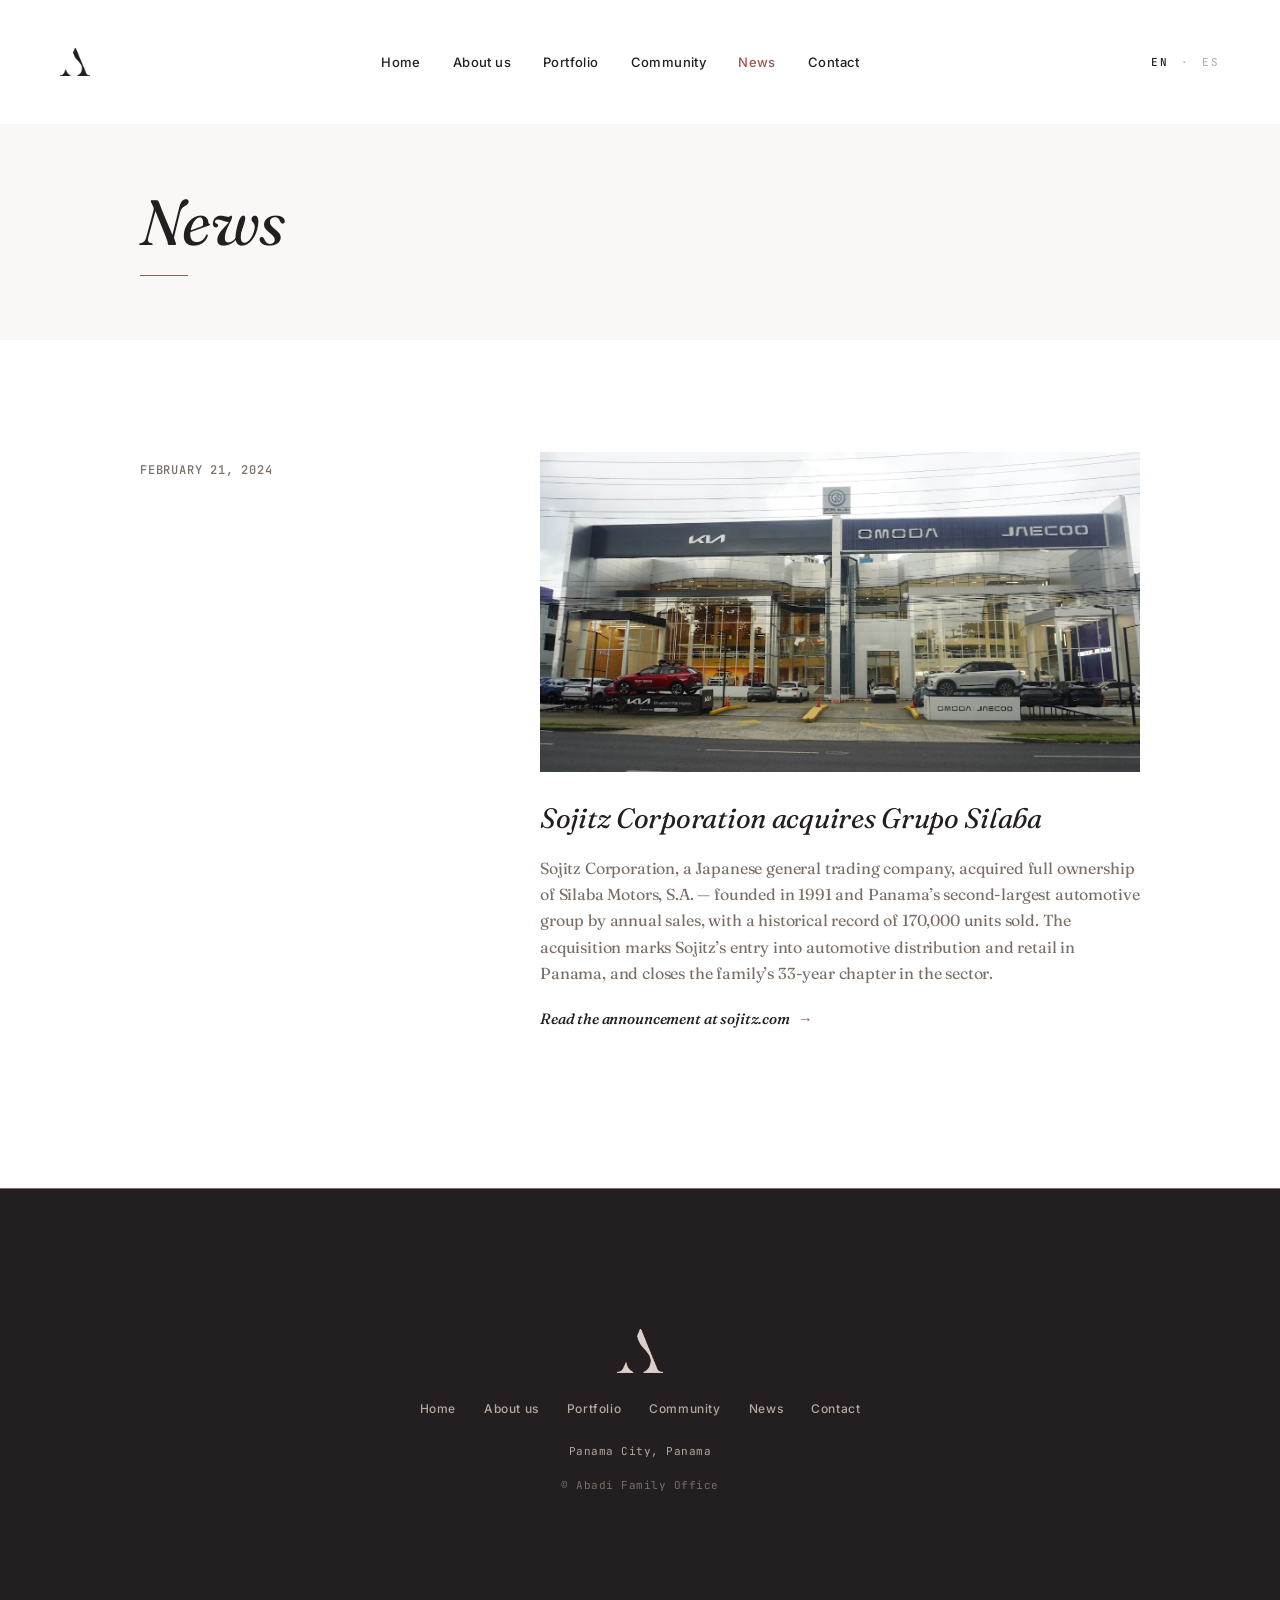
<file: site/news.html>
<!DOCTYPE html>
<html lang="en">
<head>
  <meta charset="UTF-8">
  <meta name="viewport" content="width=device-width, initial-scale=1.0">
  <title>News — Abadi Family Office</title>
  <meta name="description" content="News from Abadi Family Office.">
  <link rel="icon" type="image/svg+xml" href="favicon.svg?v=3">
  <link rel="preconnect" href="https://fonts.googleapis.com">
  <link rel="preconnect" href="https://fonts.gstatic.com" crossorigin>
  <link href="https://fonts.googleapis.com/css2?family=Fraunces:ital,opsz,wght@0,9..144,400;0,9..144,500;1,9..144,400&family=Inter:wght@400;500&family=JetBrains+Mono:wght@400;500&display=swap" rel="stylesheet">
  <link rel="stylesheet" href="styles.css">
</head>
<body>

  <header class="nav">
    <div class="nav__inner container">
      <a class="nav__logo" href="index.html" aria-label="Abadi Family Office — Home">
        <img src="assets/logo/submark.png" alt="Abadi Family Office">
      </a>
      <nav class="nav__links" aria-label="Main">
        <a class="nav__link" href="index.html">Home</a>
        <a class="nav__link" href="about.html">About us</a>
        <a class="nav__link" href="portfolio.html">Portfolio</a>
        <a class="nav__link" href="community.html">Community</a>
        <a class="nav__link" href="news.html" aria-current="page">News</a>
        <a class="nav__link" href="contact.html">Contact</a>
      </nav>
      <div class="nav__lang" aria-label="Language">
        <span class="nav__lang-active">EN</span>
        <span class="nav__lang-dot">·</span>
        <a class="nav__lang-alt" href="es/news.html" lang="es">ES</a>
      </div>
      <button class="nav__toggle" aria-label="Open menu" aria-expanded="false" aria-controls="mobile-menu">
        <svg width="22" height="22" viewBox="0 0 24 24" fill="none" stroke="currentColor" stroke-width="2" stroke-linecap="round">
          <line x1="4" y1="6" x2="20" y2="6"/>
          <line x1="4" y1="12" x2="20" y2="12"/>
          <line x1="4" y1="18" x2="20" y2="18"/>
        </svg>
      </button>
    </div>
  </header>

  <nav class="mobile-menu" id="mobile-menu" aria-label="Mobile">
    <a href="index.html">Home</a>
    <a href="about.html">About us</a>
    <a href="portfolio.html">Portfolio</a>
    <a href="community.html">Community</a>
    <a href="news.html" aria-current="page">News</a>
    <a href="contact.html">Contact</a>
    <a class="mobile-menu__lang" href="es/news.html" lang="es">Español →</a>
  </nav>

  <main>

    <section class="page-header">
      <div class="container">
        <h1 class="page-header__title">News</h1>
        <hr class="divider">
      </div>
    </section>

    <section class="section">
      <div class="container">
        <div class="news-list">
          <article class="news-item">
            <div class="news-item__date">FEBRUARY 21, 2024</div>
            <div class="news-item__body">
              <div class="news-item__photo" role="img" aria-label="Grupo Silaba flagship showroom, Calle 50" style="background-image: url('assets/portfolio/silaba-calle50-2.webp')"></div>
              <h2 class="news-item__title">Sojitz Corporation acquires Grupo Silaba</h2>
              <p class="news-item__text">Sojitz Corporation, a Japanese general trading company, acquired full ownership of Silaba Motors, S.A. &mdash; founded in 1991 and Panama&rsquo;s second-largest automotive group by annual sales, with a historical record of 170,000 units sold. The acquisition marks Sojitz&rsquo;s entry into automotive distribution and retail in Panama, and closes the family&rsquo;s 33-year chapter in the sector.</p>
              <a class="news-item__link" href="https://www.sojitz.com/en/news/article/20240221.html" target="_blank" rel="noopener">Read the announcement at sojitz.com <span class="arrow">→</span></a>
            </div>
          </article>
        </div>
      </div>
    </section>

  </main>

  <footer class="footer">
    <div class="footer__inner">
      <img class="footer__submark" src="assets/logo/submark-light.png" alt="">
      <nav class="footer__nav" aria-label="Footer">
        <a href="index.html">Home</a>
        <a href="about.html">About us</a>
        <a href="portfolio.html">Portfolio</a>
        <a href="community.html">Community</a>
        <a href="news.html">News</a>
        <a href="contact.html">Contact</a>
      </nav>
      <div class="footer__location">Panama City, Panama</div>
      <div class="footer__copy">&copy; Abadi Family Office</div>
    </div>
  </footer>

  <script src="main.js"></script>

</body>
</html>
</file>
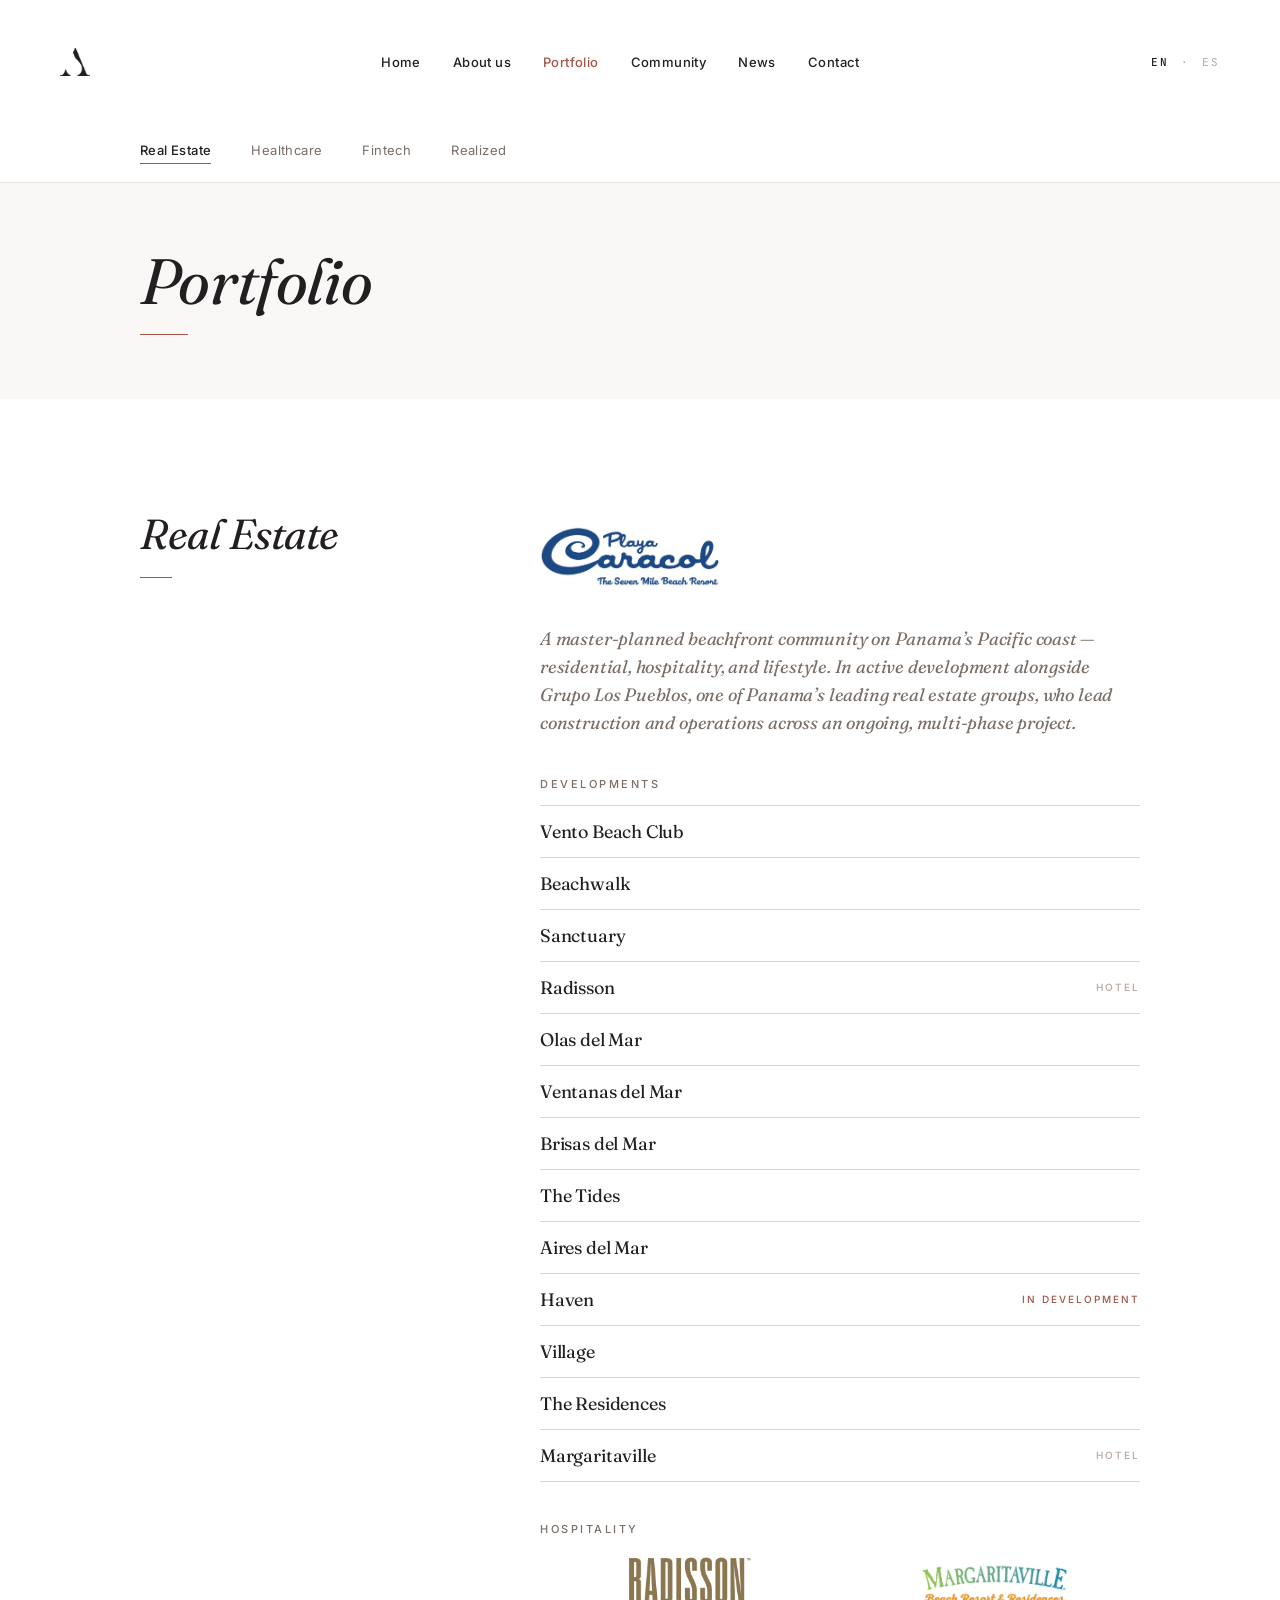
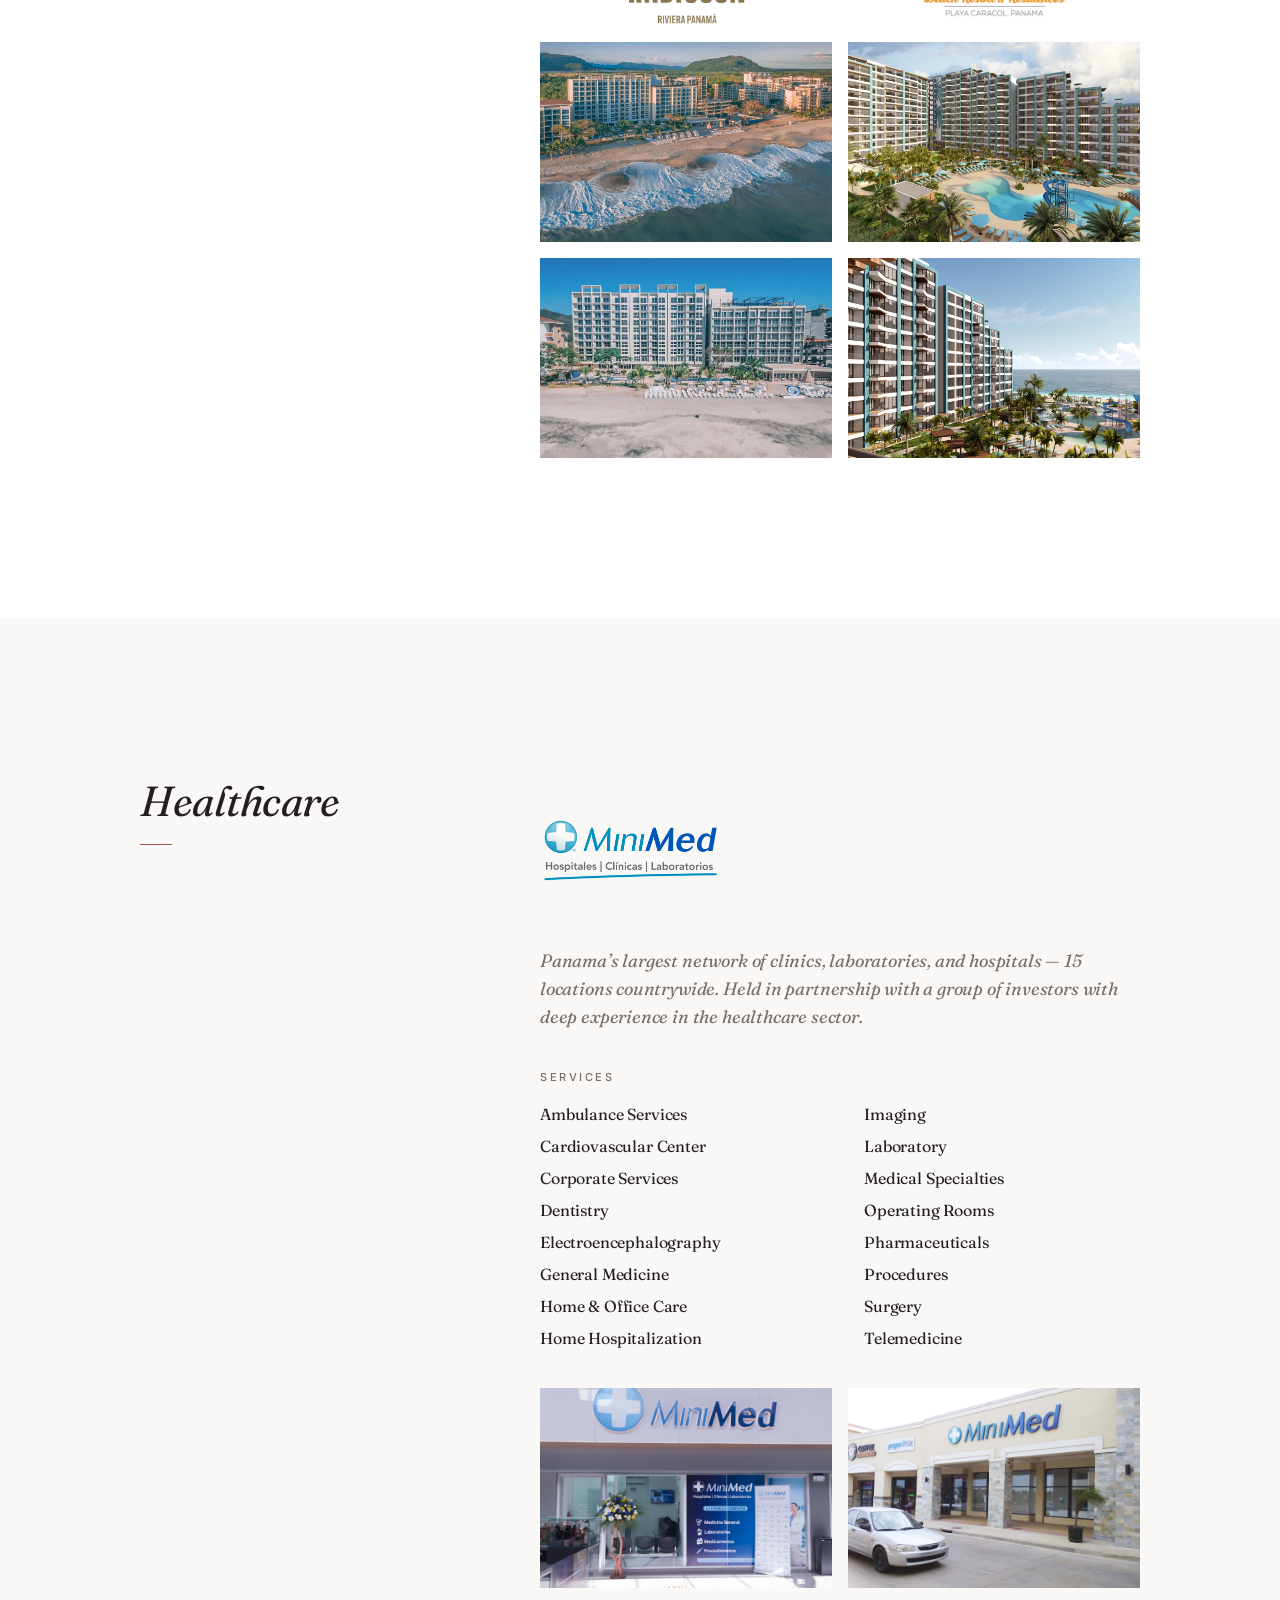
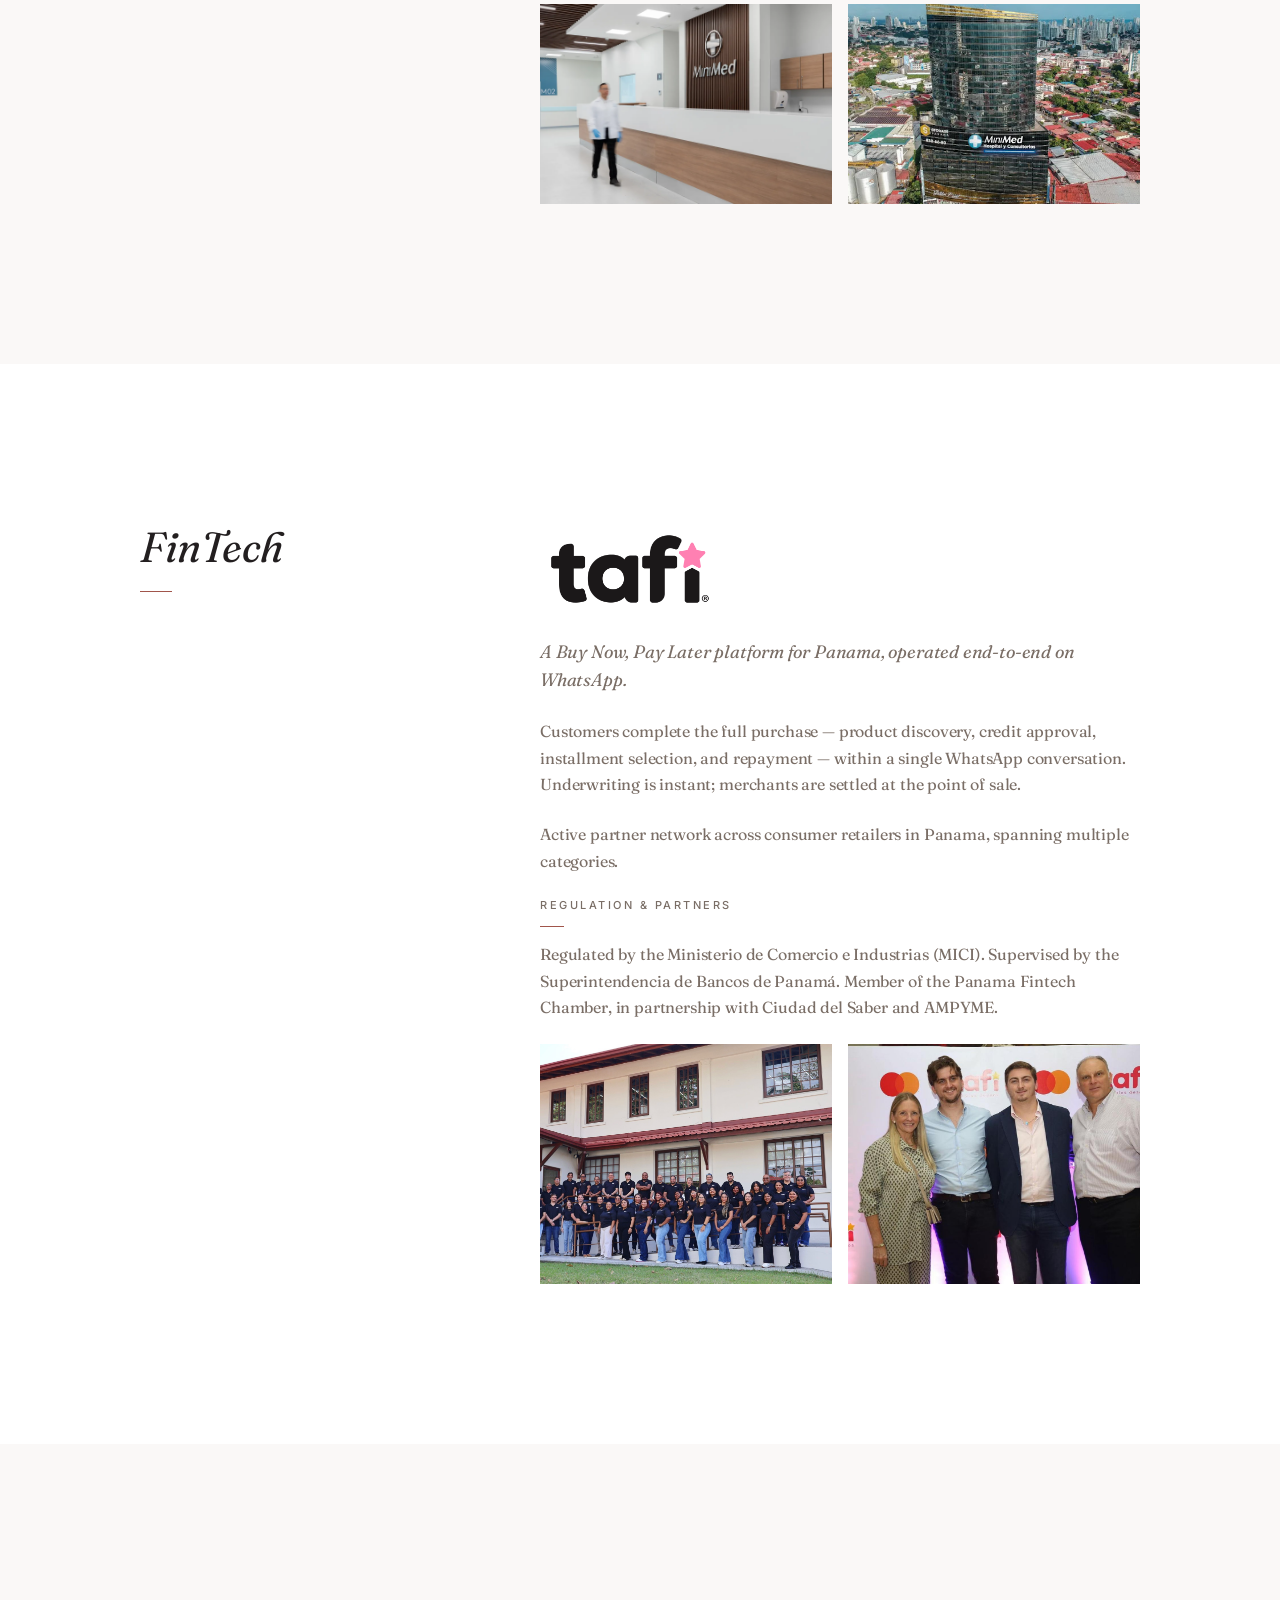
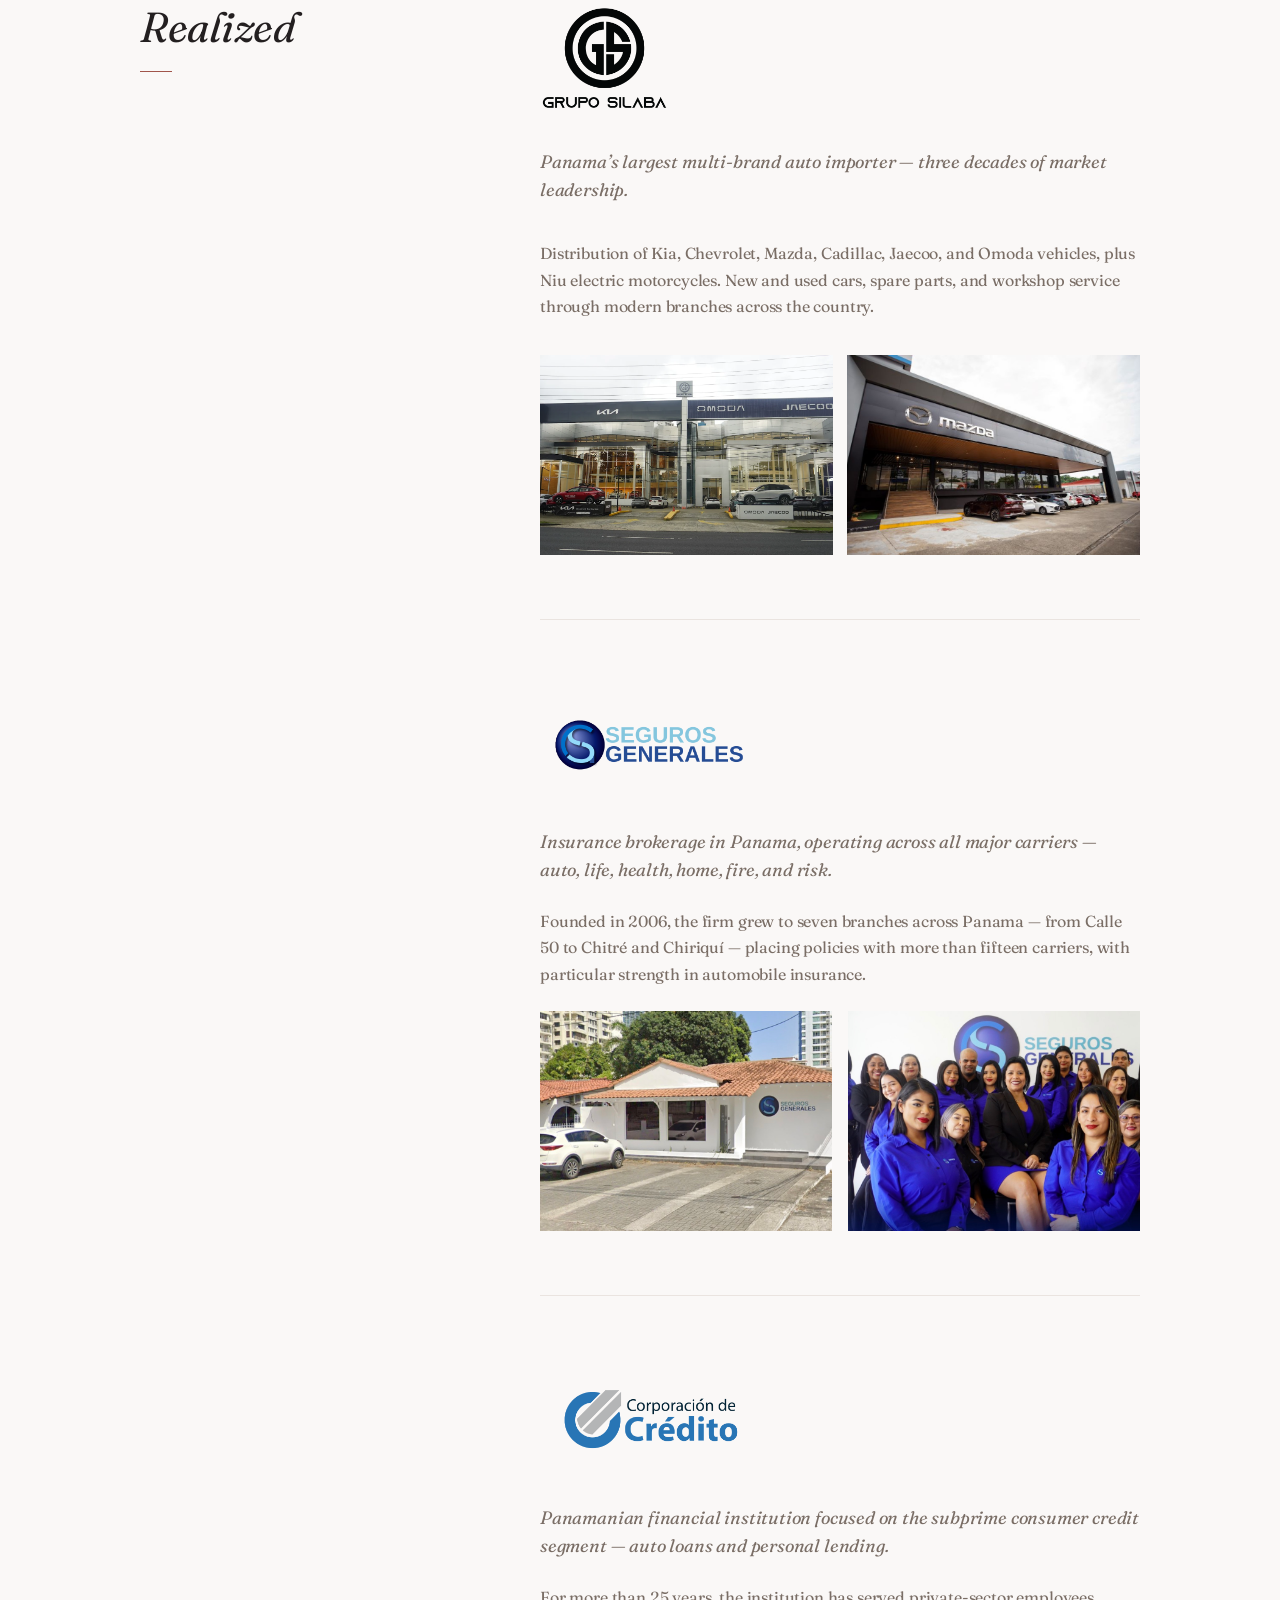
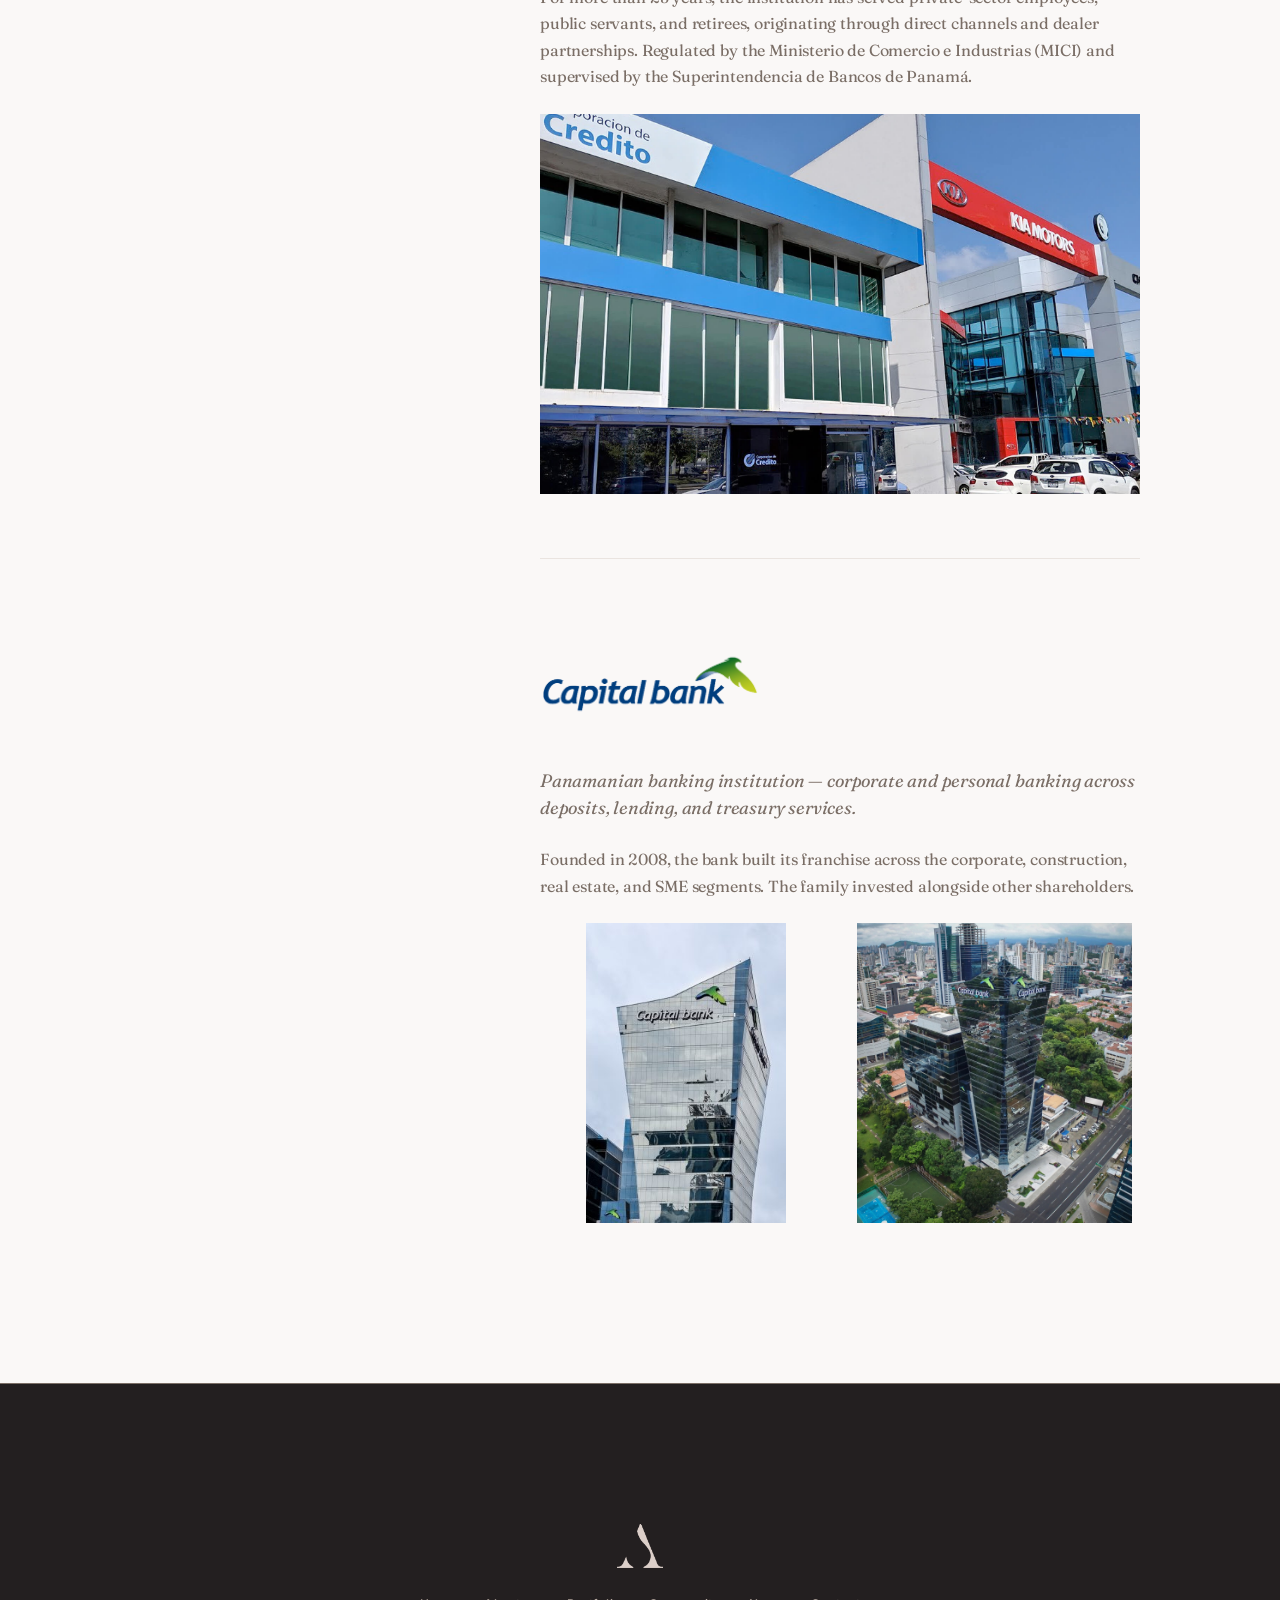
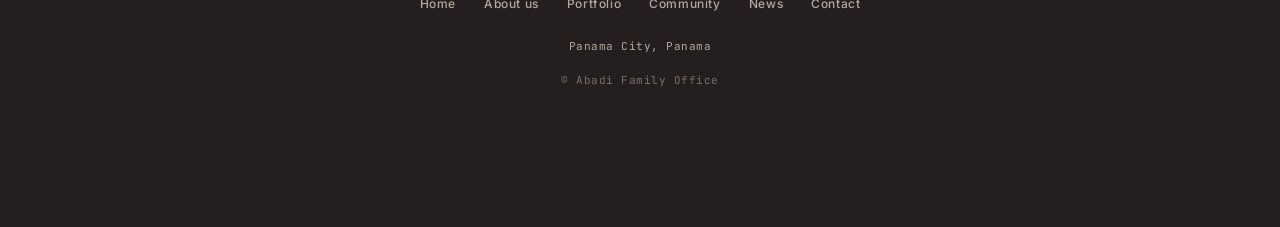
<file: site/portfolio.html>
<!DOCTYPE html>
<html lang="en">
<head>
  <meta charset="UTF-8">
  <meta name="viewport" content="width=device-width, initial-scale=1.0">
  <title>Portfolio — Abadi Family Office</title>
  <meta name="description" content="Investment portfolio of Abadi Family Office — real estate, healthcare, and fintech in Panama.">
  <link rel="icon" type="image/svg+xml" href="favicon.svg?v=3">
  <link rel="preconnect" href="https://fonts.googleapis.com">
  <link rel="preconnect" href="https://fonts.gstatic.com" crossorigin>
  <link href="https://fonts.googleapis.com/css2?family=Fraunces:ital,opsz,wght@0,9..144,400;0,9..144,500;1,9..144,400&family=Inter:wght@400;500&family=JetBrains+Mono:wght@400;500&display=swap" rel="stylesheet">
  <link rel="stylesheet" href="styles.css">
</head>
<body>

  <header class="nav">
    <div class="nav__inner container">
      <a class="nav__logo" href="index.html" aria-label="Abadi Family Office — Home">
        <img src="assets/logo/submark.png" alt="Abadi Family Office">
      </a>
      <nav class="nav__links" aria-label="Main">
        <a class="nav__link" href="index.html">Home</a>
        <a class="nav__link" href="about.html">About us</a>
        <a class="nav__link" href="portfolio.html" aria-current="page">Portfolio</a>
        <a class="nav__link" href="community.html">Community</a>
        <a class="nav__link" href="news.html">News</a>
        <a class="nav__link" href="contact.html">Contact</a>
      </nav>
      <div class="nav__lang" aria-label="Language">
        <span class="nav__lang-active">EN</span>
        <span class="nav__lang-dot">·</span>
        <a class="nav__lang-alt" href="es/portfolio.html" lang="es">ES</a>
      </div>
      <button class="nav__toggle" aria-label="Open menu" aria-expanded="false" aria-controls="mobile-menu">
        <svg width="22" height="22" viewBox="0 0 24 24" fill="none" stroke="currentColor" stroke-width="2" stroke-linecap="round">
          <line x1="4" y1="6" x2="20" y2="6"/>
          <line x1="4" y1="12" x2="20" y2="12"/>
          <line x1="4" y1="18" x2="20" y2="18"/>
        </svg>
      </button>
    </div>
  </header>

  <nav class="mobile-menu" id="mobile-menu" aria-label="Mobile">
    <a href="index.html">Home</a>
    <a href="about.html">About us</a>
    <a href="portfolio.html" aria-current="page">Portfolio</a>
    <a href="community.html">Community</a>
    <a href="news.html">News</a>
    <a href="contact.html">Contact</a>
    <a class="mobile-menu__lang" href="es/portfolio.html" lang="es">Español →</a>
  </nav>

  <nav class="subnav" aria-label="Portfolio sections">
    <a class="subnav__item is-active" href="#real-estate">Real Estate</a>
    <a class="subnav__item" href="#healthcare">Healthcare</a>
    <a class="subnav__item" href="#fintech">Fintech</a>
    <a class="subnav__item" href="#realized">Realized</a>
  </nav>

  <main>

    <section class="page-header">
      <div class="container">
        <h1 class="page-header__title">Portfolio</h1>
        <hr class="divider">
      </div>
    </section>

    <section class="section section--split" id="real-estate">
      <div class="container">
        <div class="section__label-col">
          <h2 class="section__heading">Real Estate</h2>
          <hr class="divider">
        </div>
        <div class="section__body-col stack-40">
          <div class="stack-24">
            <img class="brand-logo" src="assets/portfolio/playa-caracol-blue.webp" alt="Playa Caracol" width="180" height="90">
            <p class="portfolio-lead">A master-planned beachfront community on Panama&rsquo;s Pacific coast &mdash; residential, hospitality, and lifestyle. In active development alongside Grupo Los Pueblos, one of Panama&rsquo;s leading real estate groups, who lead construction and operations across an ongoing, multi-phase project.</p>
          </div>

          <div>
            <div class="label">DEVELOPMENTS</div>
            <div class="company-list" style="margin-top: 14px">
              <div class="company-list__row"><span class="company-list__name">Vento Beach Club</span></div>
              <div class="company-list__row"><span class="company-list__name">Beachwalk</span></div>
              <div class="company-list__row"><span class="company-list__name">Sanctuary</span></div>
              <div class="company-list__row"><span class="company-list__name">Radisson</span><span class="company-list__tag">HOTEL</span></div>
              <div class="company-list__row"><span class="company-list__name">Olas del Mar</span></div>
              <div class="company-list__row"><span class="company-list__name">Ventanas del Mar</span></div>
              <div class="company-list__row"><span class="company-list__name">Brisas del Mar</span></div>
              <div class="company-list__row"><span class="company-list__name">The Tides</span></div>
              <div class="company-list__row"><span class="company-list__name">Aires del Mar</span></div>
              <div class="company-list__row"><span class="company-list__name">Haven</span><span class="company-list__tag company-list__tag--clay">IN DEVELOPMENT</span></div>
              <div class="company-list__row"><span class="company-list__name">Village</span></div>
              <div class="company-list__row"><span class="company-list__name">The Residences</span></div>
              <div class="company-list__row"><span class="company-list__name">Margaritaville</span><span class="company-list__tag">HOTEL</span></div>
            </div>
          </div>

          <div>
            <div class="label">HOSPITALITY</div>
            <div class="photo-row photo-row--contain" style="margin-top: 20px">
              <div style="height: 70px; background-image: url('assets/portfolio/radisson.webp'); background-position: center"></div>
              <div style="height: 70px; background-image: url('assets/portfolio/margaritaville-v2.jpg'); background-position: center"></div>
            </div>
            <div class="photo-row">
              <div style="height: 200px; background-image: url('assets/portfolio/radisson-photo-1.jpg')"></div>
              <div style="height: 200px; background-image: url('assets/portfolio/margaritaville-photo-1.jpg')"></div>
            </div>
            <div class="photo-row">
              <div style="height: 200px; background-image: url('assets/portfolio/radisson-photo-2.jpg')"></div>
              <div style="height: 200px; background-image: url('assets/portfolio/margaritaville-photo-2.jpg')"></div>
            </div>
          </div>
        </div>
      </div>
    </section>

    <section class="section section--split section--sand" id="healthcare">
      <div class="container">
        <div class="section__label-col">
          <h2 class="section__heading">Healthcare</h2>
          <hr class="divider" style="margin-top: 20px">
        </div>
        <div class="section__body-col stack-40">
          <div class="stack-24">
            <img class="brand-logo" src="assets/portfolio/minimed.png" alt="MiniMed" width="220" height="145">
            <p class="portfolio-lead">Panama&rsquo;s largest network of clinics, laboratories, and hospitals &mdash; 15 locations countrywide. Held in partnership with a group of investors with deep experience in the healthcare sector.</p>
          </div>

          <div>
            <div class="label">SERVICES</div>
            <div class="services-grid" style="margin-top: 20px">
              <span>Ambulance Services</span>
              <span>Imaging</span>
              <span>Cardiovascular Center</span>
              <span>Laboratory</span>
              <span>Corporate Services</span>
              <span>Medical Specialties</span>
              <span>Dentistry</span>
              <span>Operating Rooms</span>
              <span>Electroencephalography</span>
              <span>Pharmaceuticals</span>
              <span>General Medicine</span>
              <span>Procedures</span>
              <span>Home &amp; Office Care</span>
              <span>Surgery</span>
              <span>Home Hospitalization</span>
              <span>Telemedicine</span>
            </div>
          </div>

          <div>
            <div class="photo-row">
              <div style="height: 200px; background-image: url('assets/portfolio/minimed-photo-1.jpg')"></div>
              <div style="height: 200px; background-image: url('assets/portfolio/minimed-photo-2.jpg')"></div>
            </div>
            <div class="photo-row">
              <div style="height: 200px; background-image: url('assets/portfolio/minimed-photo-3.webp')"></div>
              <div style="height: 200px; background-image: url('assets/portfolio/minimed-photo-4.jpg')"></div>
            </div>
          </div>
        </div>
      </div>
    </section>

    <section class="section section--split" id="fintech">
      <div class="container">
        <div class="section__label-col">
          <h2 class="section__heading">FinTech</h2>
          <hr class="divider">
        </div>
        <div class="section__body-col">
          <img class="brand-logo" src="assets/portfolio/tafi-v2.png" alt="Tafi" width="180" height="90">
          <p class="portfolio-lead">A Buy Now, Pay Later platform for Panama, operated end-to-end on WhatsApp.</p>
          <p class="portfolio-text">Customers complete the full purchase &mdash; product discovery, credit approval, installment selection, and repayment &mdash; within a single WhatsApp conversation. Underwriting is instant; merchants are settled at the point of sale.</p>
          <p class="portfolio-text">Active partner network across consumer retailers in Panama, spanning multiple categories.</p>

          <div>
            <div class="label">REGULATION &amp; PARTNERS</div>
            <hr class="divider divider--sm" style="margin-top: 14px">
            <p class="portfolio-text" style="margin-top: 14px">Regulated by the Ministerio de Comercio e Industrias (MICI). Supervised by the Superintendencia de Bancos de Panamá. Member of the Panama Fintech Chamber, in partnership with Ciudad del Saber and AMPYME.</p>
          </div>

          <div class="photo-row">
            <div style="height: 240px; background-image: url('assets/portfolio/tafi-photo-1.jpg')"></div>
            <div style="height: 240px; background-image: url('assets/portfolio/tafi-family-event.jpg')"></div>
          </div>
        </div>
      </div>
    </section>

    <section class="section section--split section--sand" id="realized">
      <div class="container">
        <div class="section__label-col">
          <h2 class="section__heading">Realized</h2>
          <hr class="divider" style="margin-top: 20px">
        </div>
        <div class="section__body-col section__body-col--gap64">

          <div class="realized-block stack-36">
            <img class="brand-logo" src="assets/portfolio/silaba.png" alt="Grupo Silaba" width="200" height="108">
            <p class="portfolio-lead">Panama&rsquo;s largest multi-brand auto importer &mdash; three decades of market leadership.</p>
            <p class="portfolio-text">Distribution of Kia, Chevrolet, Mazda, Cadillac, Jaecoo, and Omoda vehicles, plus Niu electric motorcycles. New and used cars, spare parts, and workshop service through modern branches across the country.</p>
            <div class="photo-row photo-row--tight">
              <div style="height: 200px; background-image: url('assets/portfolio/silaba-calle50-2.webp')"></div>
              <div style="height: 200px; background-image: url('assets/portfolio/silaba-mazda.jpg')"></div>
            </div>
          </div>

          <div class="realized-block stack-24">
            <img class="brand-logo" src="assets/portfolio/seguros-generales.png" alt="Seguros Generales" width="220" height="120">
            <p class="portfolio-lead">Insurance brokerage in Panama, operating across all major carriers &mdash; auto, life, health, home, fire, and risk.</p>
            <p class="portfolio-text">Founded in 2006, the firm grew to seven branches across Panama &mdash; from Calle 50 to Chitré and Chiriquí &mdash; placing policies with more than fifteen carriers, with particular strength in automobile insurance.</p>
            <div class="photo-row">
              <div style="height: 220px; background-image: url('assets/portfolio/sg-photo-1.jpg')"></div>
              <div style="height: 220px; background-image: url('assets/portfolio/sg-photo-2.jpg')"></div>
            </div>
          </div>

          <div class="realized-block stack-24">
            <img class="brand-logo" src="assets/portfolio/corporacion-credito.png" alt="Corporación de Crédito" width="220" height="120">
            <p class="portfolio-lead">Panamanian financial institution focused on the subprime consumer credit segment &mdash; auto loans and personal lending.</p>
            <p class="portfolio-text">For more than 25 years, the institution has served private-sector employees, public servants, and retirees, originating through direct channels and dealer partnerships. Regulated by the Ministerio de Comercio e Industrias (MICI) and supervised by the Superintendencia de Bancos de Panamá.</p>
            <div class="photo-row">
              <div style="height: 380px; background-image: url('assets/portfolio/cdc-photo-1.jpg')"></div>
            </div>
          </div>

          <div class="realized-block stack-24">
            <img class="brand-logo" src="assets/portfolio/capital-bank.png" alt="Capital Bank" width="220" height="120">
            <p class="portfolio-lead">Panamanian banking institution &mdash; corporate and personal banking across deposits, lending, and treasury services.</p>
            <p class="portfolio-text">Founded in 2008, the bank built its franchise across the corporate, construction, real estate, and SME segments. The family invested alongside other shareholders.</p>
            <div class="photo-row photo-row--contain">
              <div style="height: 300px; background-image: url('assets/portfolio/cb-photo-1.jpeg'); background-position: center"></div>
              <div style="height: 300px; background-image: url('assets/portfolio/cb-photo-2.jpg'); background-position: center"></div>
            </div>
          </div>

        </div>
      </div>
    </section>

  </main>

  <footer class="footer">
    <div class="footer__inner">
      <img class="footer__submark" src="assets/logo/submark-light.png" alt="">
      <nav class="footer__nav" aria-label="Footer">
        <a href="index.html">Home</a>
        <a href="about.html">About us</a>
        <a href="portfolio.html">Portfolio</a>
        <a href="community.html">Community</a>
        <a href="news.html">News</a>
        <a href="contact.html">Contact</a>
      </nav>
      <div class="footer__location">Panama City, Panama</div>
      <div class="footer__copy">&copy; Abadi Family Office</div>
    </div>
  </footer>

  <script src="main.js"></script>

</body>
</html>
</file>
<file: site/styles.css>
/* ── Reset ─────────────────────────────────────────────── */

*,
*::before,
*::after {
  box-sizing: border-box;
  margin: 0;
  padding: 0;
}

img {
  display: block;
  max-width: 100%;
}

a {
  color: inherit;
  text-decoration: none;
}

/* ── Design Tokens ────────────────────────────────────── */

:root {
  --abadi-black: #231F20;
  --abadi-clay: #A1554B;
  --abadi-sand: #DCCFC9;
  --abadi-white: #FFFFFF;

  --sand-50: #FAF8F7;
  --sand-100: #F4F1EF;
  --sand-200: #EAE4E0;
  --sand-300: #DDD4CD;
  --sand-500: #B5A89F;
  --sand-700: #7A6E66;
  --sand-900: #3E3530;

  --page-bg: #FFFFFF;
  --page-fg: var(--abadi-black);
  --muted-fg: var(--sand-700);
  --border: var(--sand-200);

  --font-display: "Fraunces", Georgia, serif;
  --font-sans: "Inter", -apple-system, sans-serif;
  --font-mono: "JetBrains Mono", monospace;

  --content-max: 1160px;
  --pad-x: 140px;
}

/* ── Base ─────────────────────────────────────────────── */

html {
  scroll-behavior: smooth;
}

:focus-visible {
  outline: 2px solid var(--abadi-clay);
  outline-offset: 3px;
}

.section[id] {
  scroll-margin-top: 56px;
}

body {
  background: var(--page-bg);
  color: var(--page-fg);
  font-family: var(--font-display);
  -webkit-font-smoothing: antialiased;
  text-rendering: optimizeLegibility;
}

.container {
  max-width: var(--content-max);
  margin: 0 auto;
}

/* ── Nav ──────────────────────────────────────────────── */

.nav {
  padding: 48px 40px;
}

.nav__inner {
  display: flex;
  align-items: center;
  justify-content: space-between;
}

.nav__logo img {
  width: 30px;
  height: 28px;
  object-fit: contain;
}

.nav__links {
  display: flex;
  align-items: center;
  gap: 32px;
}

.nav__link {
  font-family: var(--font-sans);
  font-size: 13px;
  font-weight: 500;
  letter-spacing: 0.4px;
  color: var(--page-fg);
  transition: color 0.2s ease;
}

.nav__link:hover {
  color: var(--abadi-clay);
}

.nav__link[aria-current="page"] {
  color: var(--abadi-clay);
}

.mobile-menu a[aria-current="page"] {
  color: var(--abadi-clay);
}

.nav__lang {
  display: flex;
  align-items: center;
  gap: 12px;
  font-family: var(--font-mono);
  font-size: 11px;
}

.nav__lang-active {
  font-weight: 500;
  letter-spacing: 2px;
  color: var(--page-fg);
}

.nav__lang-dot,
.nav__lang-alt {
  color: var(--sand-500);
  letter-spacing: 2px;
}

a.nav__lang-alt {
  transition: color 0.2s ease;
}

a.nav__lang-alt:hover {
  color: var(--page-fg);
}

.mobile-menu__lang {
  color: var(--sand-700);
}

.nav__toggle {
  display: none;
  background: none;
  border: none;
  cursor: pointer;
  padding: 4px;
  color: var(--page-fg);
}

.nav__toggle svg {
  display: block;
}

/* Mobile menu panel */
.mobile-menu {
  display: none;
  flex-direction: column;
  gap: 4px;
  padding: 8px 16px 24px;
  border-bottom: 1px solid var(--border);
}

.mobile-menu.is-open {
  display: flex;
}

.mobile-menu a {
  font-family: var(--font-sans);
  font-size: 15px;
  font-weight: 500;
  letter-spacing: 0.4px;
  padding: 12px 0;
  border-bottom: 1px solid var(--sand-100);
}

.mobile-menu a:last-child {
  border-bottom: none;
}

/* ── Hero ─────────────────────────────────────────────── */

.hero {
  position: relative;
  min-height: 780px;
  display: flex;
  flex-direction: column;
  align-items: center;
  justify-content: center;
  gap: 32px;
  padding: 80px 140px;
  background-image:
    linear-gradient(rgba(35, 31, 32, 0.7), rgba(35, 31, 32, 0.7)),
    url("assets/slideshow/skyline-bougainvillea.jpg");
  background-size: cover;
  background-position: center;
  text-align: center;
}

.hero__submark {
  width: 80px;
  height: 80px;
  object-fit: contain;
}

.hero__divider {
  width: 120px;
  height: 1px;
  background: var(--abadi-clay);
}

.hero__title {
  max-width: 780px;
  font-size: 36px;
  font-style: italic;
  font-weight: 400;
  letter-spacing: -0.4px;
  line-height: 1.25;
  color: var(--sand-50);
}

.hero__sub {
  max-width: 640px;
  font-size: 17px;
  font-weight: 400;
  letter-spacing: -0.17px;
  line-height: 1.6;
  color: var(--sand-200);
}

/* ── Shared section pieces ────────────────────────────── */

.section {
  padding: 160px var(--pad-x);
}

.section--split .container {
  display: flex;
  gap: 120px;
}

.section__label-col {
  flex: 0 0 280px;
}

.section__body-col {
  flex: 1;
  max-width: 680px;
  display: flex;
  flex-direction: column;
  gap: 24px;
}

.section__heading {
  font-size: 42px;
  font-style: italic;
  font-weight: 400;
  letter-spacing: -0.5px;
  line-height: 1.1;
}

.divider {
  width: 32px;
  height: 1px;
  background: var(--abadi-clay);
  border: none;
}

.divider--sm {
  width: 24px;
}

.section__label-col .divider {
  margin-top: 20px;
}

/* ── Approach ─────────────────────────────────────────── */

.approach {
  padding: 180px var(--pad-x);
}

.approach__lead {
  font-size: 24px;
  font-style: italic;
  font-weight: 400;
  letter-spacing: -0.24px;
  line-height: 1.45;
}

.approach__text {
  font-size: 17px;
  font-weight: 400;
  letter-spacing: -0.17px;
  line-height: 1.7;
  color: var(--sand-700);
}

.approach__tagline {
  font-size: 14px;
  font-style: italic;
  letter-spacing: -0.14px;
  line-height: 1.6;
  color: var(--muted-fg);
}

.approach__spacer {
  height: 8px;
}

/* ── Track Record ─────────────────────────────────────── */

.track-record {
  background: var(--sand-50);
}

.track-record__number {
  font-size: 96px;
  font-style: italic;
  font-weight: 400;
  letter-spacing: -2px;
  line-height: 1;
}

.track-record__label {
  margin-top: 10px;
  font-family: var(--font-sans);
  font-size: 11px;
  font-weight: 500;
  letter-spacing: 3px;
  color: var(--muted-fg);
}

.track-record .section__body-col {
  justify-content: center;
}

.track-record__lead {
  font-size: 24px;
  font-style: italic;
  font-weight: 400;
  letter-spacing: -0.24px;
  line-height: 1.45;
}

/* ── Editorial image band ─────────────────────────────── */

.editorial {
  height: 520px;
  background-image: url("assets/slideshow/casco-antiguo-flag.jpg");
  background-size: cover;
  background-position: center;
}

/* ── Disciplines ──────────────────────────────────────── */

.disciplines {
  display: flex;
  align-items: center;
  justify-content: center;
  gap: 24px;
  padding: 80px 100px;
  flex-wrap: wrap;
}

.disciplines__item {
  font-family: var(--font-sans);
  font-size: 11px;
  font-weight: 500;
  letter-spacing: 3px;
  color: var(--muted-fg);
}

.disciplines__dot {
  font-family: var(--font-sans);
  font-size: 11px;
  color: var(--abadi-clay);
}

/* ── Investment Areas ─────────────────────────────────── */

.areas .container {
  display: flex;
  flex-direction: column;
  gap: 60px;
}

.areas__grid {
  display: grid;
  grid-template-columns: repeat(3, 1fr);
  gap: 24px;
}

.card {
  border: 1px solid var(--sand-200);
  display: flex;
  flex-direction: column;
  color: inherit;
  transition: border-color 0.25s ease, box-shadow 0.25s ease;
}

a.card:hover {
  border-color: var(--sand-500);
  box-shadow: 0 6px 24px rgba(35, 31, 32, 0.06);
}

.card__cta {
  margin-top: 6px;
  font-family: var(--font-sans);
  font-size: 11px;
  font-weight: 500;
  letter-spacing: 2px;
  color: var(--abadi-clay);
}

.card__cta .arrow {
  display: inline-block;
  transition: transform 0.2s ease;
}

a.card:hover .card__cta .arrow {
  transform: translateX(4px);
}

.card__photo {
  height: 200px;
  background-size: cover;
  background-position: center;
}

.card__body {
  display: flex;
  flex-direction: column;
  gap: 18px;
  padding: 32px 36px;
}

.card__title {
  font-size: 24px;
  font-style: italic;
  font-weight: 400;
  letter-spacing: -0.24px;
  line-height: 1.1;
}

.card__desc {
  font-size: 14px;
  font-weight: 400;
  letter-spacing: -0.14px;
  line-height: 1.55;
  color: var(--sand-700);
}

/* ── Vision ───────────────────────────────────────────── */

.vision {
  display: flex;
  align-items: center;
  justify-content: center;
  padding: 140px;
  background: var(--sand-50);
  text-align: center;
}

.vision {
  flex-direction: column;
  gap: 32px;
}

.vision__quote {
  max-width: 760px;
  font-size: 32px;
  font-style: italic;
  font-weight: 400;
  letter-spacing: -0.32px;
  line-height: 1.35;
}

.vision__cta {
  display: inline-flex;
  align-items: center;
  gap: 8px;
  font-size: 17px;
  font-style: italic;
  font-weight: 500;
  letter-spacing: -0.17px;
}

.vision__cta .arrow {
  color: var(--abadi-clay);
  font-style: normal;
  transition: transform 0.2s ease;
}

.vision__cta:hover .arrow {
  transform: translateX(4px);
}

/* ── Footer ───────────────────────────────────────────── */

.footer {
  background: var(--abadi-black);
  border-top: 1px solid var(--sand-700);
}

.footer__inner {
  display: flex;
  flex-direction: column;
  align-items: center;
  gap: 20px;
  padding: 140px 72px;
}

.footer__submark {
  width: 48px;
  height: 44px;
  object-fit: contain;
}

.footer__nav {
  display: flex;
  flex-wrap: wrap;
  justify-content: center;
  gap: 12px 28px;
  margin: 8px 0;
}

.footer__nav a {
  font-family: var(--font-sans);
  font-size: 12px;
  font-weight: 500;
  letter-spacing: 0.6px;
  color: var(--sand-500);
  transition: color 0.2s ease;
}

.footer__nav a:hover {
  color: var(--sand-50);
}

.footer__location {
  font-family: var(--font-mono);
  font-size: 11px;
  letter-spacing: 0.5px;
  color: var(--sand-500);
}

.footer__copy {
  font-family: var(--font-mono);
  font-size: 11px;
  letter-spacing: 0.5px;
  color: var(--sand-700);
}

/* ── Page header (interior pages) ─────────────────────── */

.page-header {
  background: var(--sand-50);
  padding: 64px var(--pad-x);
}

.page-header + .section {
  padding-top: 112px;
}

.page-header + .forthcoming {
  padding-top: 120px;
}

.page-header + .contact-section {
  padding-top: 96px;
}

.page-header__title {
  font-size: 64px;
  font-style: italic;
  font-weight: 400;
  letter-spacing: -0.7px;
  line-height: 1.05;
}

.page-header .divider {
  width: 48px;
  margin-top: 20px;
}

/* ── Eyebrow label ────────────────────────────────────── */

.label {
  font-family: var(--font-sans);
  font-size: 11px;
  font-weight: 500;
  letter-spacing: 2.5px;
  color: var(--muted-fg);
}

/* ── Principals ───────────────────────────────────────── */

.principals__row {
  display: flex;
  justify-content: center;
  gap: 80px;
  margin-top: 60px;
  flex-wrap: wrap;
}

.principal {
  display: flex;
  flex-direction: column;
  align-items: center;
  gap: 20px;
}

.principal__photo {
  width: 180px;
  height: 180px;
  border-radius: 50%;
  object-fit: cover;
}

.principal__name {
  font-size: 18px;
  font-style: italic;
  font-weight: 400;
  letter-spacing: -0.18px;
}

.principal__role {
  margin-top: -10px;
  font-family: var(--font-sans);
  font-size: 10px;
  font-weight: 500;
  letter-spacing: 2.5px;
  color: var(--muted-fg);
}

.principal__bio {
  max-width: 250px;
  text-align: center;
  font-size: 14px;
  letter-spacing: -0.14px;
  line-height: 1.6;
  color: var(--sand-700);
}

/* ── Timeline ─────────────────────────────────────────── */

.timeline {
  border-top: 1px solid var(--sand-300);
  margin-top: 14px;
}

.timeline__row {
  display: flex;
  gap: 32px;
  padding: 14px 0;
  border-bottom: 1px solid var(--sand-300);
}

.timeline__year {
  flex: 0 0 90px;
  font-family: var(--font-mono);
  font-size: 12px;
  font-weight: 500;
  letter-spacing: 0.8px;
  padding-top: 4px;
}

.timeline__text {
  font-size: 16px;
  letter-spacing: -0.16px;
  line-height: 1.55;
  color: var(--sand-700);
}

/* ── Photo rows ───────────────────────────────────────── */

.photo-row {
  display: flex;
  gap: 16px;
}

.photo-row--tight {
  gap: 14px;
}

.photo-row + .photo-row {
  margin-top: 16px;
}

.photo-row--tight + .photo-row--tight {
  margin-top: 14px;
}

.photo-row > div {
  flex: 1;
  background-size: cover;
  background-position: center;
}

.photo-row--contain > div {
  background-size: contain;
  background-repeat: no-repeat;
}

/* ── Portfolio sub-nav ────────────────────────────────── */

.subnav {
  position: sticky;
  top: 0;
  z-index: 10;
  background: var(--page-bg);
  border-bottom: 1px solid var(--sand-200);
  padding: 18px var(--pad-x);
  display: flex;
  gap: 40px;
  overflow-x: auto;
}

.subnav__item {
  font-family: var(--font-sans);
  font-size: 13px;
  letter-spacing: 0.4px;
  color: var(--sand-700);
  padding-bottom: 5px;
  border-bottom: 1px solid transparent;
  white-space: nowrap;
  transition: color 0.2s ease;
}

.subnav__item:hover {
  color: var(--page-fg);
}

.subnav__item.is-active {
  color: var(--page-fg);
  font-weight: 500;
  border-bottom-color: var(--abadi-clay);
}

/* ── Portfolio content ────────────────────────────────── */

.brand-logo {
  object-fit: contain;
  object-position: left center;
}

.portfolio-lead {
  font-size: 18px;
  font-style: italic;
  letter-spacing: -0.18px;
  line-height: 1.55;
  color: var(--sand-700);
}

.portfolio-text {
  font-size: 16px;
  letter-spacing: -0.16px;
  line-height: 1.65;
  color: var(--sand-700);
}

.company-list {
  border-top: 1px solid var(--sand-300);
}

.company-list__row {
  display: flex;
  align-items: center;
  justify-content: space-between;
  gap: 16px;
  padding: 14px 0;
  border-bottom: 1px solid var(--sand-300);
}

.company-list__name {
  font-size: 18px;
  letter-spacing: -0.18px;
}

.company-list__tag {
  font-family: var(--font-sans);
  font-size: 10px;
  font-weight: 500;
  letter-spacing: 2px;
  color: var(--sand-500);
}

.company-list__tag--clay {
  color: var(--abadi-clay);
}

.services-grid {
  display: grid;
  grid-template-columns: 1fr 1fr;
  gap: 12px 48px;
}

.services-grid span {
  font-size: 16px;
  letter-spacing: -0.16px;
}

.section--sand {
  background: var(--sand-50);
}

.section__body-col--gap64 {
  gap: 64px;
}

.section__body-col.stack-40,
.section__body-col.stack-24 {
  gap: 0;
}

.realized-block + .realized-block {
  border-top: 1px solid var(--sand-200);
  padding-top: 64px;
}

.stack-24 > * + * {
  margin-top: 24px;
}

.stack-36 > * + * {
  margin-top: 36px;
}

.stack-40 > * + * {
  margin-top: 40px;
}

/* ── News ─────────────────────────────────────────────── */

.news-list {
  display: flex;
  flex-direction: column;
  gap: 80px;
}

.news-item {
  display: flex;
  gap: 120px;
}

.news-item__date {
  flex: 0 0 280px;
  font-family: var(--font-mono);
  font-size: 12px;
  font-weight: 500;
  letter-spacing: 0.8px;
  color: var(--muted-fg);
  padding-top: 10px;
}

.news-item__body {
  flex: 1;
  max-width: 680px;
}

.news-item__photo {
  height: 320px;
  background-size: cover;
  background-position: center;
  margin-bottom: 28px;
}

.news-item__title {
  font-size: 28px;
  font-style: italic;
  font-weight: 400;
  letter-spacing: -0.28px;
  line-height: 1.3;
}

.news-item__text {
  margin-top: 18px;
  font-size: 16px;
  letter-spacing: -0.16px;
  line-height: 1.65;
  color: var(--sand-700);
}

.news-item__link {
  display: inline-flex;
  align-items: center;
  gap: 8px;
  margin-top: 22px;
  font-size: 15px;
  font-style: italic;
  font-weight: 500;
  letter-spacing: -0.15px;
}

.news-item__link .arrow {
  color: var(--abadi-clay);
  font-style: normal;
  transition: transform 0.2s ease;
}

.news-item__link:hover .arrow {
  transform: translateX(4px);
}

/* ── Forthcoming (Community / News) ───────────────────── */

.forthcoming {
  display: flex;
  align-items: center;
  justify-content: center;
  padding: 180px var(--pad-x);
}

.forthcoming p {
  font-size: 18px;
  font-style: italic;
  letter-spacing: -0.18px;
  line-height: 1.5;
  color: var(--sand-500);
}

/* ── Contact ──────────────────────────────────────────── */

.contact-section {
  padding: 140px var(--pad-x);
}

.contact-section .container {
  display: flex;
  gap: 120px;
}

.contact-section__intro {
  flex: 0 0 380px;
}

.contact-section__intro p {
  max-width: 340px;
  font-size: 18px;
  letter-spacing: -0.18px;
  line-height: 1.55;
  color: var(--sand-700);
}

.contact-form {
  flex: 0 1 560px;
  display: flex;
  flex-direction: column;
  gap: 32px;
}

.contact-form label {
  display: block;
  font-family: var(--font-sans);
  font-size: 11px;
  font-weight: 500;
  letter-spacing: 2px;
  color: var(--muted-fg);
  margin-bottom: 10px;
}

.contact-form input,
.contact-form textarea {
  width: 100%;
  border: none;
  border-bottom: 1px solid var(--sand-300);
  background: transparent;
  font-family: var(--font-display);
  font-size: 17px;
  color: var(--page-fg);
  padding: 4px 0 12px;
  border-radius: 0;
  outline: none;
  transition: border-color 0.2s ease;
}

.contact-form input {
  height: 44px;
}

.contact-form textarea {
  min-height: 120px;
  resize: vertical;
}

.contact-form input:focus,
.contact-form textarea:focus {
  border-bottom-color: var(--abadi-clay);
}

.contact-form input:focus-visible,
.contact-form textarea:focus-visible {
  outline: none;
}

.contact-form__submit-row {
  display: flex;
  justify-content: flex-end;
}

.contact-form__submit {
  display: inline-flex;
  align-items: center;
  gap: 8px;
  background: none;
  border: none;
  cursor: pointer;
  font-family: var(--font-display);
  font-size: 16px;
  font-style: italic;
  font-weight: 500;
  letter-spacing: -0.16px;
  color: var(--page-fg);
}

.contact-form__submit .arrow {
  color: var(--abadi-clay);
  font-style: normal;
}

.contact-form__submit:hover .arrow {
  transform: translateX(3px);
  transition: transform 0.2s ease;
}

.contact-form__submit:disabled {
  opacity: 0.5;
  cursor: default;
}

.contact-form__done {
  font-size: 20px;
  font-style: italic;
  letter-spacing: -0.2px;
  line-height: 1.5;
  color: var(--page-fg);
}

.contact-form__error {
  font-family: var(--font-sans);
  font-size: 12px;
  letter-spacing: 0.3px;
  color: var(--abadi-clay);
}

/* ── Responsive ───────────────────────────────────────── */

@media (max-width: 1100px) {
  :root {
    --pad-x: 64px;
  }

  .section--split .container {
    gap: 64px;
  }

  .areas__grid {
    grid-template-columns: 1fr;
  }
}

@media (max-width: 768px) {
  :root {
    --pad-x: 24px;
  }

  .nav {
    padding: 20px 16px;
  }

  .nav__links,
  .nav__lang {
    display: none;
  }

  .nav__toggle {
    display: block;
  }

  .hero {
    min-height: 560px;
    padding: 64px 24px;
    gap: 24px;
  }

  .hero__submark {
    width: 56px;
    height: 56px;
  }

  .hero__title {
    font-size: 26px;
  }

  .hero__sub {
    font-size: 15px;
  }

  .section,
  .approach {
    padding: 88px var(--pad-x);
  }

  .section--split .container {
    flex-direction: column;
    gap: 40px;
  }

  .section__label-col {
    flex: none;
  }

  .section__heading {
    font-size: 32px;
  }

  .track-record__number {
    font-size: 72px;
  }

  .editorial {
    height: 320px;
  }

  .disciplines {
    padding: 56px 24px;
    gap: 16px;
  }

  .vision {
    padding: 88px 24px;
  }

  .vision__quote {
    font-size: 24px;
  }

  .footer__inner {
    padding: 56px 24px;
  }

  .page-header {
    padding: 40px 24px;
  }

  .page-header + .section {
    padding-top: 64px;
  }

  .page-header__title {
    font-size: 42px;
  }

  .principals__row {
    gap: 40px;
  }

  .principal__photo {
    width: 140px;
    height: 140px;
  }

  .timeline__row {
    flex-direction: column;
    gap: 6px;
  }

  .photo-row {
    flex-wrap: wrap;
  }

  .photo-row > div {
    flex: 1 1 45%;
  }

  .subnav {
    padding: 14px 24px;
    gap: 24px;
  }

  .services-grid {
    grid-template-columns: 1fr;
  }

  .section__body-col--gap64 {
    gap: 48px;
  }

  .realized-block + .realized-block {
    padding-top: 48px;
  }

  .forthcoming {
    padding: 100px 24px;
  }

  .news-item {
    flex-direction: column;
    gap: 12px;
  }

  .news-item__date {
    flex: none;
    padding-top: 0;
  }

  .news-item__title {
    font-size: 23px;
  }

  .contact-section {
    padding: 72px 24px;
  }

  .contact-section .container {
    flex-direction: column;
    gap: 48px;
  }

  .contact-section__intro {
    flex: none;
  }

  .contact-form {
    flex: none;
  }
}
</file>
